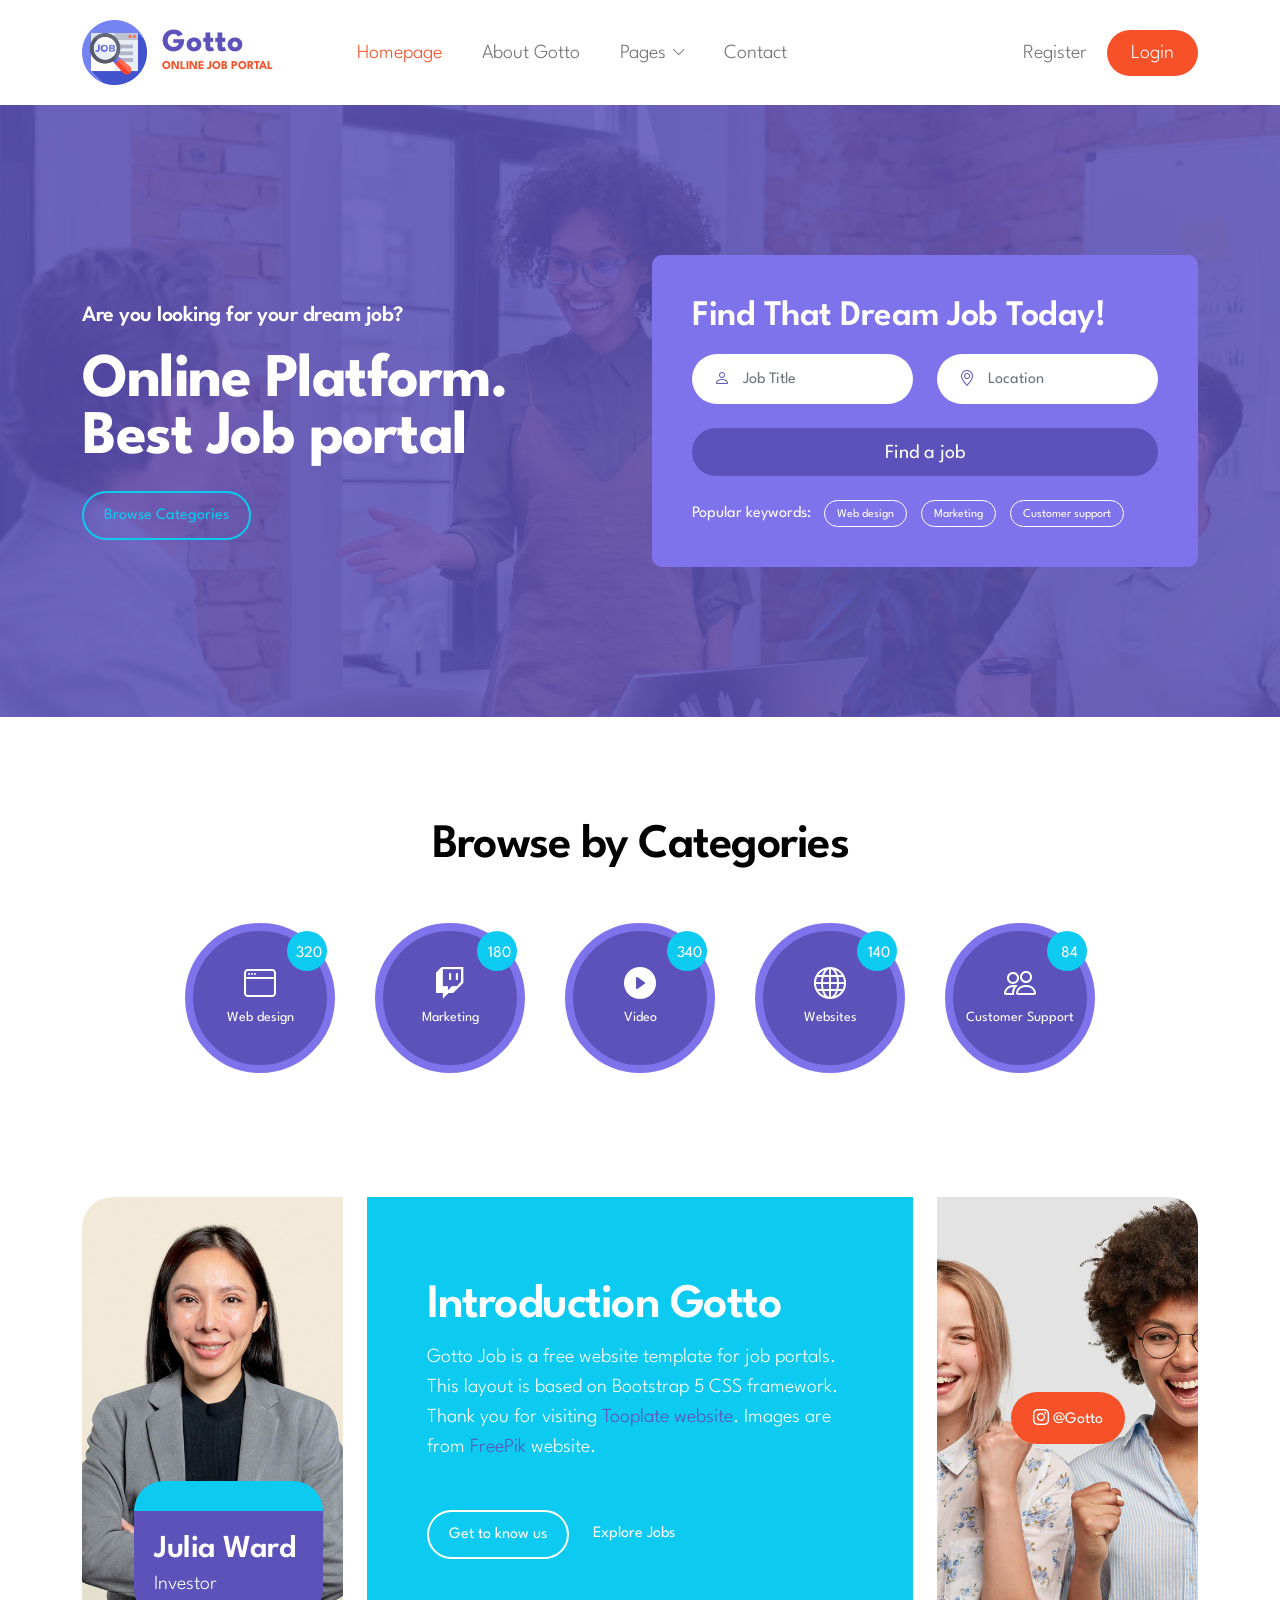
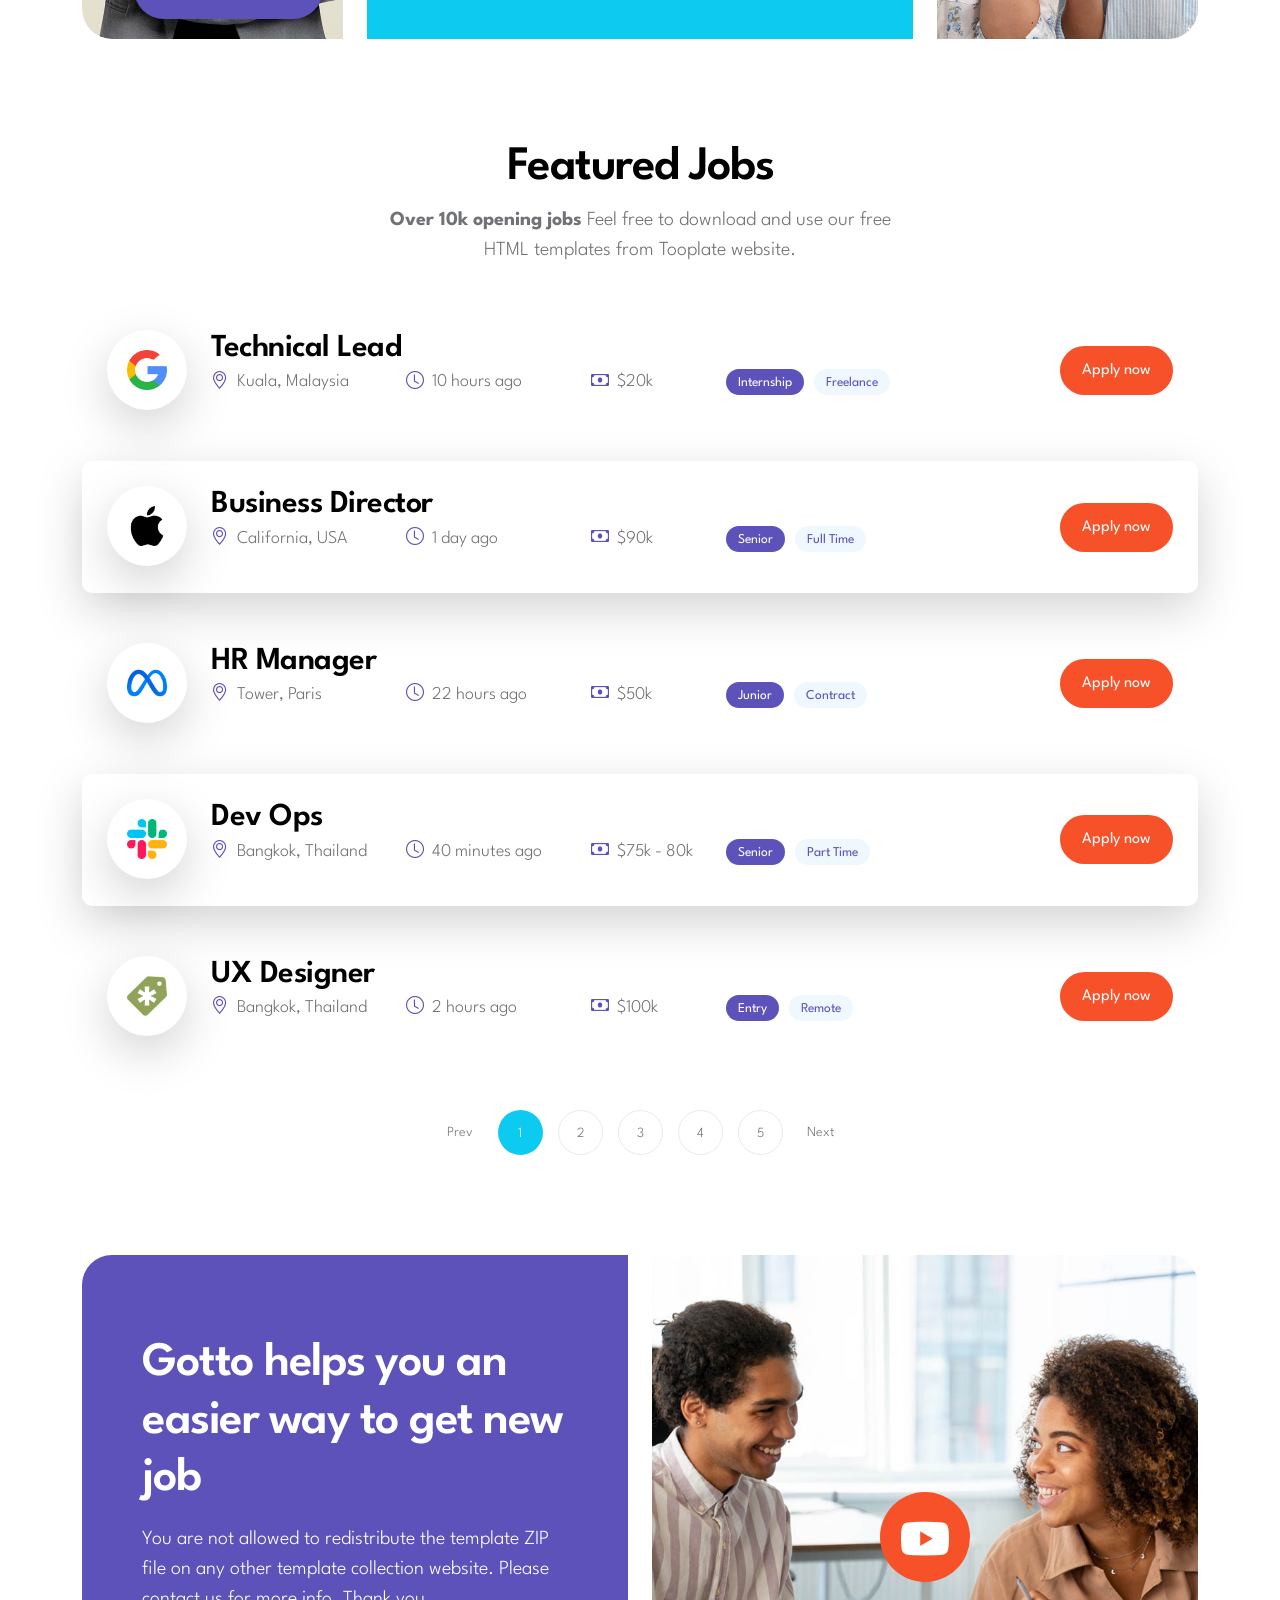
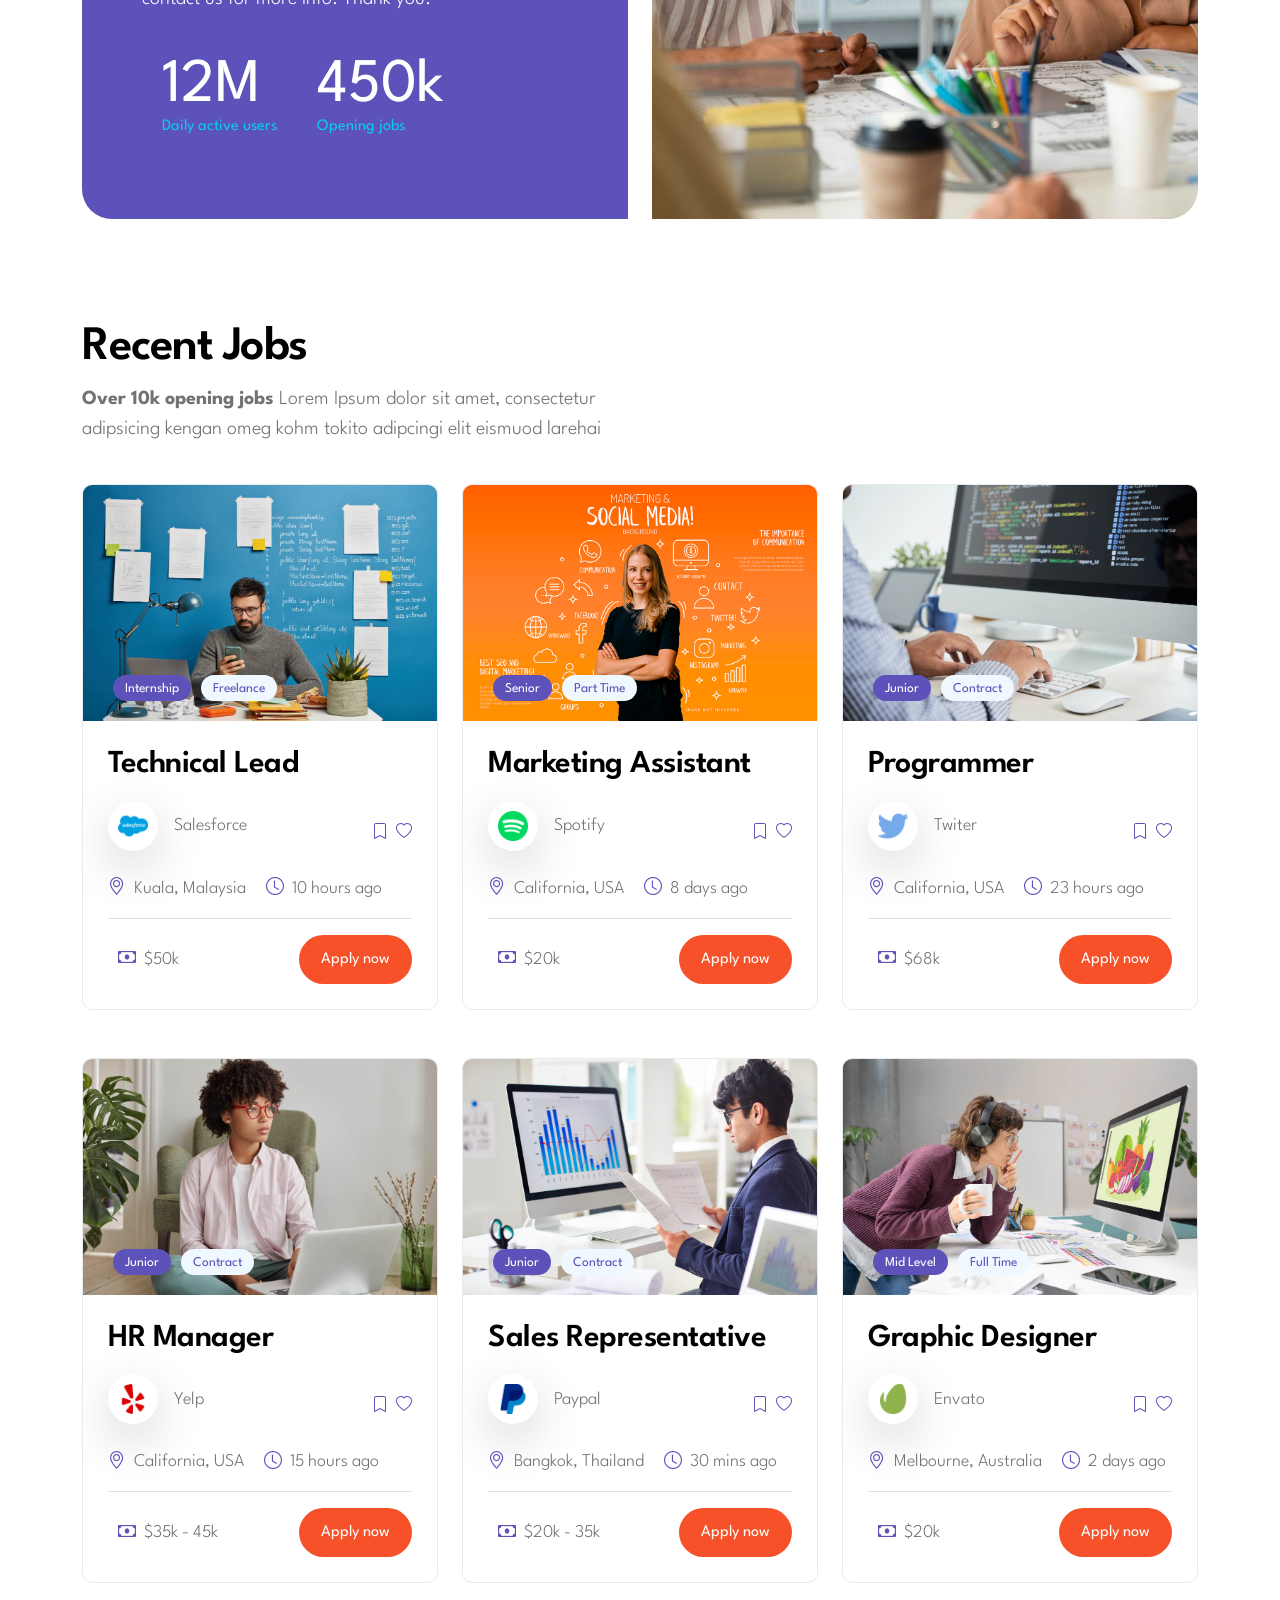
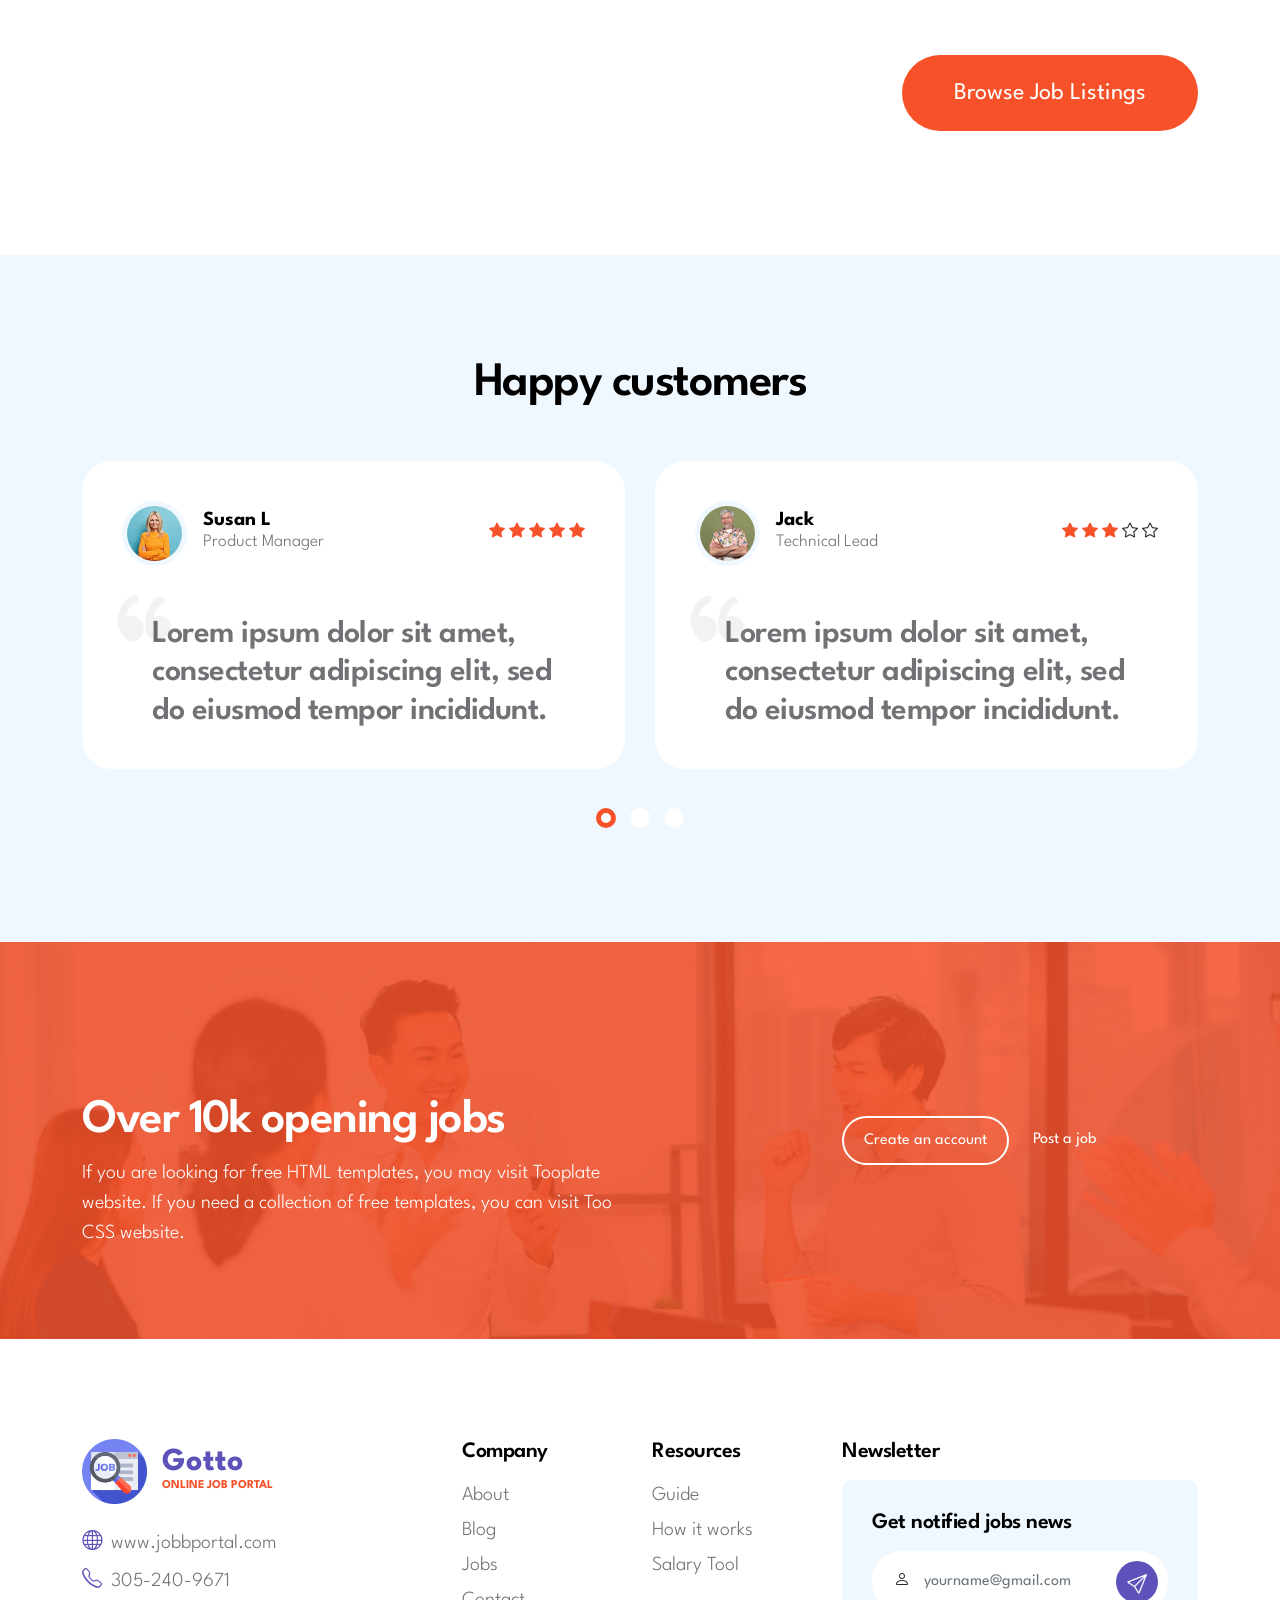
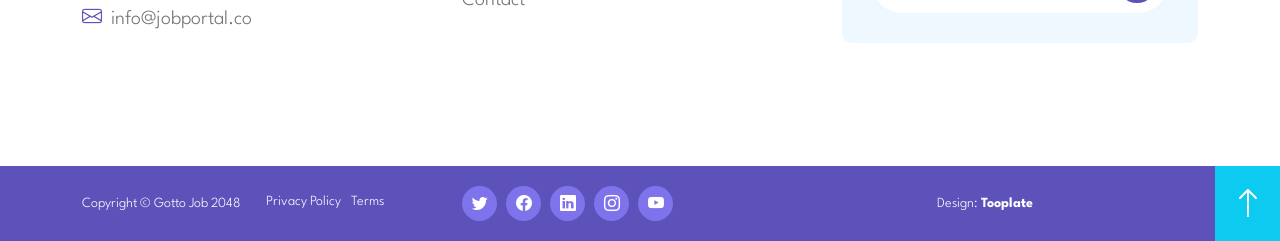
<file: week-04-sdlc/Goto-Job/index.html>
<!doctype html>
<html lang="en">
    <head>
        <meta charset="utf-8">
        <meta name="viewport" content="width=device-width, initial-scale=1">

        <meta name="description" content="">
        <meta name="author" content="">

        <title>Gotto Online Job Portal</title>

        <!-- CSS FILES -->
        <link rel="preconnect" href="https://fonts.googleapis.com">
        
        <link rel="preconnect" href="https://fonts.gstatic.com" crossorigin>

        <link href="https://fonts.googleapis.com/css2?family=League+Spartan:wght@100;300;400;600;700&display=swap" rel="stylesheet">

        <link href="css/bootstrap.min.css" rel="stylesheet">

        <link href="css/bootstrap-icons.css" rel="stylesheet">

        <link href="css/owl.carousel.min.css" rel="stylesheet">

        <link href="css/owl.theme.default.min.css" rel="stylesheet">

        <link href="css/tooplate-gotto-job.css" rel="stylesheet">
        
<!--

Tooplate 2134 Gotto Job

https://www.tooplate.com/view/2134-gotto-job

Bootstrap 5 HTML CSS Template

-->
    </head>
    
    <body id="top">

        <nav class="navbar navbar-expand-lg">
            <div class="container">
                <a class="navbar-brand d-flex align-items-center" href="index.html">
                    <img src="images/logo.png" class="img-fluid logo-image">

                    <div class="d-flex flex-column">
                        <strong class="logo-text">Gotto</strong>
                        <small class="logo-slogan">Online Job Portal</small>
                    </div>
                </a>

                <button class="navbar-toggler" type="button" data-bs-toggle="collapse" data-bs-target="#navbarNav" aria-controls="navbarNav" aria-expanded="false" aria-label="Toggle navigation">
                    <span class="navbar-toggler-icon"></span>
                </button>

                <div class="collapse navbar-collapse" id="navbarNav">
                    <ul class="navbar-nav align-items-center ms-lg-5">
                        <li class="nav-item">
                            <a class="nav-link active" href="index.html">Homepage</a>
                        </li>

                        <li class="nav-item">
                            <a class="nav-link" href="about.html">About Gotto</a>
                        </li>

                        <li class="nav-item dropdown">
                            <a class="nav-link dropdown-toggle" href="#" id="navbarLightDropdownMenuLink" role="button" data-bs-toggle="dropdown" aria-expanded="false">Pages</a>

                            <ul class="dropdown-menu dropdown-menu-light" aria-labelledby="navbarLightDropdownMenuLink">
                                <li><a class="dropdown-item" href="job-listings.html">Job Listings</a></li>

                                <li><a class="dropdown-item" href="job-details.html">Job Details</a></li>
                            </ul>
                        </li>

                        <li class="nav-item">
                            <a class="nav-link" href="contact.html">Contact</a>
                        </li>

                        <li class="nav-item ms-lg-auto">
                            <a class="nav-link" href="#">Register</a>
                        </li>

                        <li class="nav-item">
                            <a class="nav-link custom-btn btn" href="#">Login</a>
                        </li>
                    </ul>
                </div>
            </div>
        </nav>

        <main>

            <section class="hero-section d-flex justify-content-center align-items-center">
                <div class="section-overlay"></div>

                <div class="container">
                    <div class="row">

                        <div class="col-lg-6 col-12 mb-5 mb-lg-0">
                            <div class="hero-section-text mt-5">
                                <h6 class="text-white">Are you looking for your dream job?</h6>

                                <h1 class="hero-title text-white mt-4 mb-4">Online Platform. <br> Best Job portal</h1>

                                <a href="#categories-section" class="custom-btn custom-border-btn btn">Browse Categories</a>
                            </div>
                        </div>

                        <div class="col-lg-6 col-12">
                            <form class="custom-form hero-form" action="#" method="get" role="form">
                                <h3 class="text-white mb-3">Find That Dream Job Today!</h3>

                                <div class="row">
                                    <div class="col-lg-6 col-md-6 col-12">
                                        <div class="input-group">
                                            <span class="input-group-text" id="basic-addon1"><i class="bi-person custom-icon"></i></span>

                                            <input type="text" name="job-title" id="job-title" class="form-control" placeholder="Job Title" required>
                                        </div>
                                    </div>

                                    <div class="col-lg-6 col-md-6 col-12">
                                        <div class="input-group">
                                            <span class="input-group-text" id="basic-addon2"><i class="bi-geo-alt custom-icon"></i></span>

                                            <input type="text" name="job-location" id="job-location" class="form-control" placeholder="Location" required>
                                        </div>
                                    </div>

                                    <div class="col-lg-12 col-12">
                                        <button type="submit" class="form-control">
                                            Find a job
                                        </button>
                                    </div>

                                    <div class="col-12">
                                        <div class="d-flex flex-wrap align-items-center mt-4 mt-lg-0">
                                            <span class="text-white mb-lg-0 mb-md-0 me-2">Popular keywords:</span>

                                            <div>
                                                <a href="job-listings.html" class="badge">Web design</a>

                                                <a href="job-listings.html" class="badge">Marketing</a>

                                                <a href="job-listings.html" class="badge">Customer support</a>
                                            </div>
                                        </div>
                                    </div>
                                </div>
                            </form>
                        </div>

                    </div>
                </div>
            </section>


            <section class="categories-section section-padding" id="categories-section">
                <div class="container">
                    <div class="row justify-content-center align-items-center">

                        <div class="col-lg-12 col-12 text-center">
                            <h2 class="mb-5">Browse by <span>Categories</span></h2>
                        </div>

                        <div class="col-lg-2 col-md-4 col-6">
                            <div class="categories-block">
                                <a href="#" class="d-flex flex-column justify-content-center align-items-center h-100">
                                    <i class="categories-icon bi-window"></i>
                                
                                    <small class="categories-block-title">Web design</small>

                                    <div class="categories-block-number d-flex flex-column justify-content-center align-items-center">
                                        <span class="categories-block-number-text">320</span>
                                    </div>
                                </a>
                            </div>
                        </div>

                        <div class="col-lg-2 col-md-4 col-6">
                            <div class="categories-block">
                                <a href="#" class="d-flex flex-column justify-content-center align-items-center h-100">
                                    <i class="categories-icon bi-twitch"></i>
                                
                                    <small class="categories-block-title">Marketing</small>

                                    <div class="categories-block-number d-flex flex-column justify-content-center align-items-center">
                                        <span class="categories-block-number-text">180</span>
                                    </div>
                                </a>
                            </div>
                        </div>

                        <div class="col-lg-2 col-md-4 col-6">
                            <div class="categories-block">
                                <a href="#" class="d-flex flex-column justify-content-center align-items-center h-100">
                                    <i class="categories-icon bi-play-circle-fill"></i>
                                
                                    <small class="categories-block-title">Video</small>

                                    <div class="categories-block-number d-flex flex-column justify-content-center align-items-center">
                                        <span class="categories-block-number-text">340</span>
                                    </div>
                                </a>
                            </div>
                        </div>

                        <div class="col-lg-2 col-md-4 col-6">
                            <div class="categories-block">
                                <a href="#" class="d-flex flex-column justify-content-center align-items-center h-100">
                                    <i class="categories-icon bi-globe"></i>
                                
                                    <small class="categories-block-title">Websites</small>

                                    <div class="categories-block-number d-flex flex-column justify-content-center align-items-center">
                                        <span class="categories-block-number-text">140</span>
                                    </div>
                                </a>
                            </div>
                        </div>

                        <div class="col-lg-2 col-md-4 col-6">
                            <div class="categories-block">
                                <a href="#" class="d-flex flex-column justify-content-center align-items-center h-100">
                                    <i class="categories-icon bi-people"></i>
                                
                                    <small class="categories-block-title">Customer Support</small>

                                    <div class="categories-block-number d-flex flex-column justify-content-center align-items-center">
                                        <span class="categories-block-number-text">84</span>
                                    </div>
                                </a>
                            </div>
                        </div>

                    </div>
                </div>
            </section>


            <section class="about-section">
                <div class="container">
                    <div class="row">

                        <div class="col-lg-3 col-12">
                            <div class="about-image-wrap custom-border-radius-start">
                                <img src="images/professional-asian-businesswoman-gray-blazer.jpg" class="about-image custom-border-radius-start img-fluid" alt="">

                                <div class="about-info">
                                    <h4 class="text-white mb-0 me-2">Julia Ward</h4>

                                    <p class="text-white mb-0">Investor</p>
                                </div>
                            </div>
                        </div>

                        <div class="col-lg-6 col-12">
                            <div class="custom-text-block">
                                <h2 class="text-white mb-2">Introduction Gotto</h2>

                                <p class="text-white">Gotto Job is a free website template for job portals. This layout is based on Bootstrap 5 CSS framework. Thank you for visiting <a href="https://www.tooplate.com" target="_parent">Tooplate website</a>. Images are from <a href="https://www.freepik.com/" target="_blank">FreePik</a> website.</p>

                                <div class="custom-border-btn-wrap d-flex align-items-center mt-5">
                                    <a href="about.html" class="custom-btn custom-border-btn btn me-4">Get to know us</a>

                                    <a href="#job-section" class="custom-link smoothscroll">Explore Jobs</a>
                                </div>
                            </div>
                        </div>

                        <div class="col-lg-3 col-12">
                            <div class="instagram-block">
                                <img src="images/horizontal-shot-happy-mixed-race-females.jpg" class="about-image custom-border-radius-end img-fluid" alt="">

                                <div class="instagram-block-text">
                                    <a href="https://instagram.com/" class="custom-btn btn">
                                        <i class="bi-instagram"></i>
                                        @Gotto
                                    </a>
                                </div>
                            </div>
                        </div>

                    </div>
                </div>
            </section>


            <section class="job-section job-featured-section section-padding" id="job-section">
                <div class="container">
                    <div class="row">

                        <div class="col-lg-6 col-12 text-center mx-auto mb-4">
                            <h2>Featured Jobs</h2>

                            <p><strong>Over 10k opening jobs</strong> Feel free to download and use our free HTML templates from Tooplate website.</p>
                        </div>

                        <div class="col-lg-12 col-12">
                            <div class="job-thumb d-flex">
                                <div class="job-image-wrap bg-white shadow-lg">
                                    <img src="images/logos/google.png" class="job-image img-fluid" alt="">
                                </div>

                                <div class="job-body d-flex flex-wrap flex-auto align-items-center ms-4">
                                    <div class="mb-3">
                                        <h4 class="job-title mb-lg-0">
                                            <a href="job-details.html" class="job-title-link">Technical Lead</a>
                                        </h4>

                                        <div class="d-flex flex-wrap align-items-center">
                                            <p class="job-location mb-0">
                                                <i class="custom-icon bi-geo-alt me-1"></i>
                                                Kuala, Malaysia
                                            </p>

                                            <p class="job-date mb-0">
                                                <i class="custom-icon bi-clock me-1"></i>
                                                10 hours ago
                                            </p>

                                            <p class="job-price mb-0">
                                                <i class="custom-icon bi-cash me-1"></i>
                                                $20k
                                            </p>

                                            <div class="d-flex">
                                                <p class="mb-0">
                                                    <a href="job-listings.html" class="badge badge-level">Internship</a>
                                                </p>

                                                <p class="mb-0">
                                                    <a href="job-listings.html" class="badge">Freelance</a>
                                                </p>
                                            </div>
                                        </div>
                                    </div>

                                    <div class="job-section-btn-wrap">
                                        <a href="job-details.html" class="custom-btn btn">Apply now</a>
                                    </div>
                                </div>
                            </div>

                            <div class="job-thumb d-flex">
                                <div class="job-image-wrap bg-white shadow-lg">
                                    <img src="images/logos/apple.png" class="job-image img-fluid" alt="">
                                </div>

                                <div class="job-body d-flex flex-wrap flex-auto align-items-center ms-4">
                                    <div class="mb-3">
                                        <h4 class="job-title mb-lg-0">
                                            <a href="job-details.html" class="job-title-link">Business Director</a>
                                        </h4>

                                        <div class="d-flex flex-wrap align-items-center">
                                            <p class="job-location mb-0">
                                                <i class="custom-icon bi-geo-alt me-1"></i>
                                                California, USA
                                            </p>

                                            <p class="job-date mb-0">
                                                <i class="custom-icon bi-clock me-1"></i>
                                                1 day ago
                                            </p>

                                            <p class="job-price mb-0">
                                                <i class="custom-icon bi-cash me-1"></i>
                                                $90k
                                            </p>

                                            <div class="d-flex">
                                                <p class="mb-0">
                                                    <a href="job-listings.html" class="badge badge-level">Senior</a href="job-listings.html">
                                                </p>

                                                <p class="mb-0">
                                                    <a href="job-listings.html" class="badge">Full Time</a>
                                                </p>
                                            </div>
                                        </div>
                                    </div>

                                    <div class="job-section-btn-wrap">
                                        <a href="job-details.html" class="custom-btn btn">Apply now</a>
                                    </div>
                                </div>
                            </div>

                            <div class="job-thumb d-flex">
                                <div class="job-image-wrap bg-white shadow-lg">
                                    <img src="images/logos/meta.png" class="job-image img-fluid" alt="">
                                </div>

                                <div class="job-body d-flex flex-wrap flex-auto align-items-center ms-4">
                                    <div class="mb-3">
                                        <h4 class="job-title mb-lg-0">
                                            <a href="job-details.html" class="job-title-link">HR Manager</a>
                                        </h4>

                                        <div class="d-flex flex-wrap align-items-center">
                                            <p class="job-location mb-0">
                                                <i class="custom-icon bi-geo-alt me-1"></i>
                                                Tower, Paris
                                            </p>

                                            <p class="job-date mb-0">
                                                <i class="custom-icon bi-clock me-1"></i>
                                                22 hours ago
                                            </p>

                                            <p class="job-price mb-0">
                                                <i class="custom-icon bi-cash me-1"></i>
                                                $50k
                                            </p>

                                            <div class="d-flex">
                                                <p class="mb-0">
                                                    <a href="job-listings.html" class="badge badge-level">Junior</a>
                                                </p>

                                                <p class="mb-0">
                                                    <a href="job-listings.html" class="badge">Contract</a>
                                                </p>
                                            </div>
                                        </div>
                                    </div>

                                    <div class="job-section-btn-wrap">
                                        <a href="job-details.html" class="custom-btn btn">Apply now</a>
                                    </div>
                                </div>
                            </div>

                            <div class="job-thumb d-flex">
                                <div class="job-image-wrap bg-white shadow-lg">
                                    <img src="images/logos/slack.png" class="job-image img-fluid" alt="">
                                </div>

                                <div class="job-body d-flex flex-wrap flex-auto align-items-center ms-4">
                                    <div class="mb-3">
                                        <h4 class="job-title mb-lg-0">
                                            <a href="job-details.html" class="job-title-link">Dev Ops</a>
                                        </h4>

                                        <div class="d-flex flex-wrap align-items-center">
                                            <p class="job-location mb-0">
                                                <i class="custom-icon bi-geo-alt me-1"></i>
                                                Bangkok, Thailand
                                            </p>

                                            <p class="job-date mb-0">
                                                <i class="custom-icon bi-clock me-1"></i>
                                                40 minutes ago
                                            </p>

                                            <p class="job-price mb-0">
                                                <i class="custom-icon bi-cash me-1"></i>
                                                $75k - 80k
                                            </p>

                                            <div class="d-flex">
                                                <p class="mb-0">
                                                    <a href="job-listings.html" class="badge badge-level">Senior</a>
                                                </p>

                                                <p class="mb-0">
                                                    <a href="job-listings.html" class="badge">Part Time</a>
                                                </p>
                                            </div>
                                        </div>
                                    </div>

                                    <div class="job-section-btn-wrap">
                                        <a href="job-details.html" class="custom-btn btn">Apply now</a>
                                    </div>
                                </div>
                            </div>

                            <div class="job-thumb d-flex">
                                <div class="job-image-wrap bg-white shadow-lg">
                                    <img src="images/logos/creative-market.png" class="job-image img-fluid" alt="">
                                </div>

                                <div class="job-body d-flex flex-wrap flex-auto align-items-center ms-4">
                                    <div class="mb-3">
                                        <h4 class="job-title mb-lg-0">
                                            <a href="job-details.html" class="job-title-link">UX Designer</a>
                                        </h4>

                                        <div class="d-flex flex-wrap align-items-center">
                                            <p class="job-location mb-0">
                                                <i class="custom-icon bi-geo-alt me-1"></i>
                                                Bangkok, Thailand
                                            </p>

                                            <p class="job-date mb-0">
                                                <i class="custom-icon bi-clock me-1"></i>
                                                2 hours ago
                                            </p>

                                            <p class="job-price mb-0">
                                                <i class="custom-icon bi-cash me-1"></i>
                                                $100k
                                            </p>

                                            <div class="d-flex">
                                                <p class="mb-0">
                                                    <a href="job-listings.html" class="badge badge-level">Entry</a>
                                                </p>

                                                <p class="mb-0">
                                                    <a href="job-listings.html" class="badge">Remote</a>
                                                </p>
                                            </div>
                                        </div>
                                    </div>

                                    <div class="job-section-btn-wrap">
                                        <a href="job-details.html" class="custom-btn btn">Apply now</a>
                                    </div>
                                </div>
                            </div>

                            <nav aria-label="Page navigation example">
                                <ul class="pagination justify-content-center mt-5">
                                    <li class="page-item">
                                        <a class="page-link" href="#" aria-label="Previous">
                                            <span aria-hidden="true">Prev</span>
                                        </a>
                                    </li>

                                    <li class="page-item active" aria-current="page">
                                        <a class="page-link" href="#">1</a>
                                    </li>
                                    
                                    <li class="page-item">
                                        <a class="page-link" href="#">2</a>
                                    </li>
                                    
                                    <li class="page-item">
                                        <a class="page-link" href="#">3</a>
                                    </li>

                                    <li class="page-item">
                                        <a class="page-link" href="#">4</a>
                                    </li>

                                    <li class="page-item">
                                        <a class="page-link" href="#">5</a>
                                    </li>
                                    
                                    <li class="page-item">
                                        <a class="page-link" href="#" aria-label="Next">
                                            <span aria-hidden="true">Next</span>
                                        </a>
                                    </li>
                                </ul>
                            </nav>
                        </div>

                    </div>
                </div>
            </section>


            <section>
                <div class="container">
                    <div class="row">

                        <div class="col-lg-6 col-12">
                            <div class="custom-text-block custom-border-radius-start">
                                <h2 class="text-white mb-3">Gotto helps you an easier way to get new job</h2>

                                <p class="text-white">You are not allowed to redistribute the template ZIP file on any other template collection website. Please contact us for more info. Thank you.</p>

                                <div class="d-flex mt-4">
                                    <div class="counter-thumb"> 
                                        <div class="d-flex">
                                            <span class="counter-number" data-from="1" data-to="12" data-speed="1000"></span>
                                            <span class="counter-number-text">M</span>
                                        </div>

                                        <span class="counter-text">Daily active users</span>
                                    </div> 

                                    <div class="counter-thumb">    
                                        <div class="d-flex">
                                            <span class="counter-number" data-from="1" data-to="450" data-speed="1000"></span>
                                            <span class="counter-number-text">k</span>
                                        </div>

                                        <span class="counter-text">Opening jobs</span>
                                    </div> 
                                </div>
                            </div>
                        </div>

                        <div class="col-lg-6 col-12">
                            <div class="video-thumb">
                                <img src="images/people-working-as-team-company.jpg" class="about-image custom-border-radius-end img-fluid" alt="">

                                <div class="video-info">
                                    <a href="https://www.youtube.com/tooplate" class="youtube-icon bi-youtube"></a>
                                </div>
                            </div>
                        </div>

                    </div>
                </div>
            </section>


            <section class="job-section recent-jobs-section section-padding">
                <div class="container">
                    <div class="row align-items-center">

                        <div class="col-lg-6 col-12 mb-4">
                            <h2>Recent Jobs</h2>

                            <p><strong>Over 10k opening jobs</strong> Lorem Ipsum dolor sit amet, consectetur adipsicing kengan omeg kohm tokito adipcingi elit eismuod larehai</p>
                        </div>

                        <div class="clearfix"></div>

                        <div class="col-lg-4 col-md-6 col-12">
                            <div class="job-thumb job-thumb-box">
                                <div class="job-image-box-wrap">
                                    <a href="job-details.html">
                                        <img src="images/jobs/it-professional-works-startup-project.jpg" class="job-image img-fluid" alt="">
                                    </a>

                                    <div class="job-image-box-wrap-info d-flex align-items-center">
                                        <p class="mb-0">
                                            <a href="job-listings.html" class="badge badge-level">Internship</a>
                                        </p>

                                        <p class="mb-0">
                                            <a href="job-listings.html" class="badge">Freelance</a>
                                        </p>
                                    </div>
                                </div>

                                <div class="job-body">
                                    <h4 class="job-title">
                                        <a href="job-details.html" class="job-title-link">Technical Lead</a>
                                    </h4>

                                    <div class="d-flex align-items-center">
                                        <div class="job-image-wrap d-flex align-items-center bg-white shadow-lg mt-2 mb-4">
                                            <img src="images/logos/salesforce.png" class="job-image me-3 img-fluid" alt="">

                                            <p class="mb-0">Salesforce</p>
                                        </div>

                                        <a href="#" class="bi-bookmark ms-auto me-2">
                                        </a>

                                        <a href="#" class="bi-heart">
                                        </a>
                                    </div>

                                    <div class="d-flex align-items-center">
                                        <p class="job-location">
                                            <i class="custom-icon bi-geo-alt me-1"></i>
                                            Kuala, Malaysia
                                        </p>

                                        <p class="job-date">
                                            <i class="custom-icon bi-clock me-1"></i>
                                            10 hours ago
                                        </p>
                                    </div>

                                    <div class="d-flex align-items-center border-top pt-3">
                                        <p class="job-price mb-0">
                                            <i class="custom-icon bi-cash me-1"></i>
                                            $50k
                                        </p>

                                        <a href="job-details.html" class="custom-btn btn ms-auto">Apply now</a>
                                    </div>
                                </div>
                            </div>
                        </div>

                        <div class="col-lg-4 col-md-6 col-12">
                            <div class="job-thumb job-thumb-box">
                                <div class="job-image-box-wrap">
                                    <a href="job-details.html">
                                        <img src="images/jobs/marketing-assistant.jpg" class="job-image img-fluid" alt="marketing assistant">
                                    </a>

                                    <div class="job-image-box-wrap-info d-flex align-items-center">
                                        <p class="mb-0">
                                            <a href="job-listings.html" class="badge badge-level">Senior</a>
                                        </p>

                                        <p class="mb-0">
                                            <a href="job-listings.html" class="badge">Part Time</a>
                                        </p>
                                    </div>
                                </div>

                                <div class="job-body">
                                    <h4 class="job-title">
                                        <a href="job-details.html" class="job-title-link">Marketing Assistant</a>
                                    </h4>

                                    <div class="d-flex align-items-center">
                                        <div class="job-image-wrap d-flex align-items-center bg-white shadow-lg mt-2 mb-4">
                                            <img src="images/logos/spotify.png" class="job-image me-3 img-fluid" alt="">

                                            <p class="mb-0">Spotify</p>
                                        </div>

                                        <a href="#" class="bi-bookmark ms-auto me-2">
                                        </a>

                                        <a href="#" class="bi-heart">
                                        </a>
                                    </div>

                                    <div class="d-flex align-items-center">
                                        <p class="job-location">
                                            <i class="custom-icon bi-geo-alt me-1"></i>
                                            California, USA
                                        </p>

                                        <p class="job-date">
                                            <i class="custom-icon bi-clock me-1"></i>
                                            8 days ago
                                        </p>
                                    </div>

                                    <div class="d-flex align-items-center border-top pt-3">
                                        <p class="job-price mb-0">
                                            <i class="custom-icon bi-cash me-1"></i>
                                            $20k
                                        </p>

                                        <a href="job-details.html" class="custom-btn btn ms-auto">Apply now</a>
                                    </div>
                                </div>
                            </div>
                        </div>

                        <div class="col-lg-4 col-md-6 col-12">
                            <div class="job-thumb job-thumb-box">
                                <div class="job-image-box-wrap">
                                    <a href="job-details.html">
                                        <img src="images/jobs/coding-man.jpg" class="job-image img-fluid" alt="">
                                    </a>

                                    <div class="job-image-box-wrap-info d-flex align-items-center">
                                        <p class="mb-0">
                                            <a href="job-listings.html" class="badge badge-level">Junior</a>
                                        </p>

                                        <p class="mb-0">
                                            <a href="job-listings.html" class="badge">Contract</a>
                                        </p>
                                    </div>
                                </div>

                                <div class="job-body">
                                    <h4 class="job-title">
                                        <a href="job-details.html" class="job-title-link">Programmer</a>
                                    </h4>
                                        
                                    <div class="d-flex align-items-center">
                                        <div class="job-image-wrap d-flex align-items-center bg-white shadow-lg mt-2 mb-4">
                                            <img src="images/logos/twitter.png" class="job-image me-3 img-fluid" alt="">

                                            <p class="mb-0">Twiter</p>
                                        </div>

                                        <a href="#" class="bi-bookmark ms-auto me-2">
                                        </a>

                                        <a href="#" class="bi-heart">
                                        </a>
                                    </div>

                                    <div class="d-flex align-items-center">
                                        <p class="job-location">
                                            <i class="custom-icon bi-geo-alt me-1"></i>
                                            California, USA
                                        </p>

                                        <p class="job-date">
                                            <i class="custom-icon bi-clock me-1"></i>
                                            23 hours ago
                                        </p>
                                    </div>

                                    <div class="d-flex align-items-center border-top pt-3">
                                        <p class="job-price mb-0">
                                            <i class="custom-icon bi-cash me-1"></i>
                                            $68k
                                        </p>

                                        <a href="job-details.html" class="custom-btn btn ms-auto">Apply now</a>
                                    </div>
                                </div>
                            </div>
                        </div>

                        <div class="col-lg-4 col-md-6 col-12">
                            <div class="job-thumb job-thumb-box">
                                <div class="job-image-box-wrap">
                                    <a href="job-details.html">
                                        <img src="images/jobs/pretty-blogger-posing-cozy-apartment.jpg" class="job-image img-fluid" alt="">
                                    </a>

                                    <div class="job-image-box-wrap-info d-flex align-items-center">
                                        <p class="mb-0">
                                            <a href="job-listings.html" class="badge badge-level">Junior</a>
                                        </p>

                                        <p class="mb-0">
                                            <a href="job-listings.html" class="badge">Contract</a>
                                        </p>
                                    </div>
                                </div>

                                <div class="job-body">
                                    <h4 class="job-title">
                                        <a href="job-details.html" class="job-title-link">HR Manager</a>
                                    </h4>

                                    <div class="d-flex align-items-center">
                                        <div class="job-image-wrap d-flex align-items-center bg-white shadow-lg mt-2 mb-4">
                                            <img src="images/logos/yelp.png" class="job-image me-3 img-fluid" alt="">

                                            <p class="mb-0">Yelp</p>
                                        </div>

                                        <a href="#" class="bi-bookmark ms-auto me-2">
                                        </a>

                                        <a href="#" class="bi-heart">
                                        </a>
                                    </div>

                                    <div class="d-flex align-items-center">
                                        <p class="job-location">
                                            <i class="custom-icon bi-geo-alt me-1"></i>
                                            California, USA
                                        </p>

                                        <p class="job-date">
                                            <i class="custom-icon bi-clock me-1"></i>
                                            15 hours ago
                                        </p>
                                    </div>

                                    <div class="d-flex align-items-center border-top pt-3">
                                        <p class="job-price mb-0">
                                            <i class="custom-icon bi-cash me-1"></i>
                                            $35k - 45k
                                        </p>

                                        <a href="job-details.html" class="custom-btn btn ms-auto">Apply now</a>
                                    </div>
                                </div>
                            </div>
                        </div>

                        <div class="col-lg-4 col-md-6 col-12">
                            <div class="job-thumb job-thumb-box">
                                <div class="job-image-box-wrap">
                                    <a href="job-details.html">
                                        <img src="images/jobs/paper-analysis.jpg" class="job-image img-fluid" alt="">
                                    </a>

                                    <div class="job-image-box-wrap-info d-flex align-items-center">
                                        <p class="mb-0">
                                            <a href="job-listings.html" class="badge badge-level">Junior</a>
                                        </p>

                                        <p class="mb-0">
                                            <a href="job-listings.html" class="badge">Contract</a>
                                        </p>
                                    </div>
                                </div>

                                <div class="job-body">
                                    <h4 class="job-title">
                                        <a href="job-details.html" class="job-title-link">Sales Representative</a>
                                    </h4>
                                        
                                    <div class="d-flex align-items-center">
                                        <div class="job-image-wrap d-flex align-items-center bg-white shadow-lg mt-2 mb-4">
                                            <img src="images/logos/paypal.png" class="job-image me-3 img-fluid" alt="">

                                            <p class="mb-0">Paypal</p>
                                        </div>

                                        <a href="#" class="bi-bookmark ms-auto me-2">
                                        </a>

                                        <a href="#" class="bi-heart">
                                        </a>
                                    </div>

                                    <div class="d-flex align-items-center">
                                        <p class="job-location">
                                            <i class="custom-icon bi-geo-alt me-1"></i>
                                            Bangkok, Thailand
                                        </p>

                                        <p class="job-date">
                                            <i class="custom-icon bi-clock me-1"></i>
                                            30 mins ago
                                        </p>
                                    </div>

                                    <div class="d-flex align-items-center border-top pt-3">
                                        <p class="job-price mb-0">
                                            <i class="custom-icon bi-cash me-1"></i>
                                            $20k - 35k
                                        </p>

                                        <a href="job-details.html" class="custom-btn btn ms-auto">Apply now</a>
                                    </div>
                                </div>
                            </div>
                        </div>

                        <div class="col-lg-4 col-md-6 col-12">
                            <div class="job-thumb job-thumb-box">
                                <div class="job-image-box-wrap">
                                    <a href="job-details.html">
                                        <img src="images/jobs/logo-designer-working-computer-desktop.jpg" class="job-image img-fluid" alt="">
                                    </a>

                                    <div class="job-image-box-wrap-info d-flex align-items-center">
                                        <p class="mb-0">
                                            <a href="job-listings.html" class="badge badge-level">Mid Level</a>
                                        </p>

                                        <p class="mb-0">
                                            <a href="job-listings.html" class="badge">Full Time</a>
                                        </p>
                                    </div>
                                </div>

                                <div class="job-body">
                                    <h4 class="job-title">
                                        <a href="job-details.html" class="job-title-link">Graphic Designer</a>
                                    </h4>
                                        
                                    <div class="d-flex align-items-center">
                                        <div class="job-image-wrap d-flex align-items-center bg-white shadow-lg mt-2 mb-4">
                                            <img src="images/logos/envato.png" class="job-image me-3 img-fluid" alt="">

                                            <p class="mb-0">Envato</p>
                                        </div>

                                        <a href="#" class="bi-bookmark ms-auto me-2">
                                        </a>

                                        <a href="#" class="bi-heart">
                                        </a>
                                    </div>

                                    <div class="d-flex align-items-center">
                                        <p class="job-location">
                                            <i class="custom-icon bi-geo-alt me-1"></i>
                                            Melbourne, Australia
                                        </p>

                                        <p class="job-date">
                                            <i class="custom-icon bi-clock me-1"></i>
                                            2 days ago
                                        </p>
                                    </div>

                                    <div class="d-flex align-items-center border-top pt-3">
                                        <p class="job-price mb-0">
                                            <i class="custom-icon bi-cash me-1"></i>
                                            $20k
                                        </p>

                                        <a href="job-details.html" class="custom-btn btn ms-auto">Apply now</a>
                                    </div>
                                </div>
                            </div>
                        </div>

                        <div class="col-lg-4 col-12 recent-jobs-bottom d-flex ms-auto my-4">
                            <a href="job-listings.html" class="custom-btn btn ms-lg-auto">Browse Job Listings</a>
                        </div>

                    </div>
                </div>
            </section>


            <section class="reviews-section section-padding">
                <div class="container">
                    <div class="row">

                        <div class="col-lg-12 col-12">
                            <h2 class="text-center mb-5">Happy customers</h2>

                            <div class="owl-carousel owl-theme reviews-carousel">
                                <div class="reviews-thumb">
                                
                                    <div class="reviews-info d-flex align-items-center">
                                        <img src="images/avatar/portrait-charming-middle-aged-attractive-woman-with-blonde-hair.jpg" class="avatar-image img-fluid" alt="">

                                        <div class="d-flex align-items-center justify-content-between flex-wrap w-100 ms-3">
                                            <p class="mb-0">
                                                <strong>Susan L</strong>
                                                <small>Product Manager</small>
                                            </p>

                                            <div class="reviews-icons">
                                                <i class="bi-star-fill"></i>
                                                <i class="bi-star-fill"></i>
                                                <i class="bi-star-fill"></i>
                                                <i class="bi-star-fill"></i>
                                                <i class="bi-star-fill"></i>
                                            </div>
                                        </div>
                                    </div>

                                    <div class="reviews-body">
                                        <img src="images/left-quote.png" class="quote-icon img-fluid" alt="">

                                        <h4 class="reviews-title">Lorem ipsum dolor sit amet, consectetur adipiscing elit, sed do eiusmod tempor incididunt.</h4>
                                    </div>
                                </div>

                                <div class="reviews-thumb">
                                    <div class="reviews-info d-flex align-items-center">
                                        <img src="images/avatar/medium-shot-smiley-senior-man.jpg" class="avatar-image img-fluid" alt="">

                                        <div class="d-flex align-items-center justify-content-between flex-wrap w-100 ms-3">
                                            <p class="mb-0">
                                                <strong>Jack</strong>
                                                <small>Technical Lead</small>
                                            </p>

                                            <div class="reviews-icons">
                                                <i class="bi-star-fill"></i>
                                                <i class="bi-star-fill"></i>
                                                <i class="bi-star-fill"></i>
                                                <i class="bi-star"></i>
                                                <i class="bi-star"></i>
                                            </div>
                                        </div>
                                    </div>

                                    <div class="reviews-body">
                                        <img src="images/left-quote.png" class="quote-icon img-fluid" alt="">

                                        <h4 class="reviews-title">Lorem ipsum dolor sit amet, consectetur adipiscing elit, sed do eiusmod tempor incididunt.</h4>
                                    </div>
                                </div>

                                <div class="reviews-thumb">

                                    <div class="reviews-info d-flex align-items-center">
                                        <img src="images/avatar/portrait-beautiful-young-woman.jpg" class="avatar-image img-fluid" alt="">

                                        <div class="d-flex align-items-center justify-content-between flex-wrap w-100 ms-3">
                                            <p class="mb-0">
                                                <strong>Haley</strong>
                                                <small>Sales & Marketing</small>
                                            </p>

                                            <div class="reviews-icons">
                                                <i class="bi-star-fill"></i>
                                                <i class="bi-star-fill"></i>
                                                <i class="bi-star-fill"></i>
                                                <i class="bi-star-fill"></i>
                                                <i class="bi-star-fill"></i>
                                            </div>
                                        </div>
                                    </div>

                                    <div class="reviews-body">
                                        <img src="images/left-quote.png" class="quote-icon img-fluid" alt="">

                                        <h4 class="reviews-title">Lorem ipsum dolor sit amet, consectetur adipiscing elit, sed do eiusmod tempor incididunt.</h4>
                                    </div>
                                </div>

                                <div class="reviews-thumb">
                                    <div class="reviews-info d-flex align-items-center">
                                        <img src="images/avatar/blond-man-happy-expression.jpg" class="avatar-image img-fluid" alt="">

                                        <div class="d-flex align-items-center justify-content-between flex-wrap w-100 ms-3">
                                            <p class="mb-0">
                                                <strong>Jackson</strong>
                                                <small>Dev Ops</small>
                                            </p>

                                            <div class="reviews-icons">
                                                <i class="bi-star-fill"></i>
                                                <i class="bi-star-fill"></i>
                                                <i class="bi-star-fill"></i>
                                                <i class="bi-star"></i>
                                                <i class="bi-star"></i>
                                            </div>
                                        </div>
                                    </div>

                                    <div class="reviews-body">
                                        <img src="images/left-quote.png" class="quote-icon img-fluid" alt="">

                                        <h4 class="reviews-title">Lorem ipsum dolor sit amet, consectetur adipiscing elit, sed do eiusmod tempor incididunt.</h4>
                                    </div>
                                </div>

                                <div class="reviews-thumb">
                                    <div class="reviews-info d-flex align-items-center">
                                        <img src="images/avatar/university-study-abroad-lifestyle-concept.jpg" class="avatar-image img-fluid" alt="">

                                        <div class="d-flex align-items-center justify-content-between flex-wrap w-100 ms-3">
                                            <p class="mb-0">
                                                <strong>Kevin</strong>
                                                <small>Internship</small>
                                            </p>

                                            <div class="reviews-icons">
                                                <i class="bi-star-fill"></i>
                                                <i class="bi-star-fill"></i>
                                                <i class="bi-star-fill"></i>
                                                <i class="bi-star-fill"></i>
                                                <i class="bi-star-fill"></i>
                                            </div>
                                        </div>
                                    </div>

                                    <div class="reviews-body">
                                        <img src="images/left-quote.png" class="quote-icon img-fluid" alt="">

                                        <h4 class="reviews-title">Lorem ipsum dolor sit amet, consectetur adipiscing elit, sed do eiusmod tempor incididunt.</h4>
                                    </div>
                                </div>
                            </div>
                        </div>

                    </div>
                </div>
            </section>


            <section class="cta-section">
                <div class="section-overlay"></div>

                <div class="container">
                    <div class="row">

                        <div class="col-lg-6 col-10">
                            <h2 class="text-white mb-2">Over 10k opening jobs</h2>

                            <p class="text-white">If you are looking for free HTML templates, you may visit Tooplate website. If you need a collection of free templates, you can visit Too CSS website.</p>
                        </div>

                        <div class="col-lg-4 col-12 ms-auto">
                            <div class="custom-border-btn-wrap d-flex align-items-center mt-lg-4 mt-2">
                                <a href="#" class="custom-btn custom-border-btn btn me-4">Create an account</a>

                                <a href="#" class="custom-link">Post a job</a>
                            </div>
                        </div>

                    </div>
                </div>
            </section>
        </main>

        <footer class="site-footer">
            <div class="container">
                <div class="row">

                    <div class="col-lg-4 col-md-6 col-12 mb-3">
                        <div class="d-flex align-items-center mb-4">
                            <img src="images/logo.png" class="img-fluid logo-image">

                            <div class="d-flex flex-column">
                                <strong class="logo-text">Gotto</strong>
                                <small class="logo-slogan">Online Job Portal</small>
                            </div>
                        </div>  

                        <p class="mb-2">
                            <i class="custom-icon bi-globe me-1"></i>

                            <a href="#" class="site-footer-link">
                                www.jobbportal.com
                            </a>
                        </p>

                        <p class="mb-2">
                            <i class="custom-icon bi-telephone me-1"></i>

                            <a href="tel: 305-240-9671" class="site-footer-link">
                                305-240-9671
                            </a>
                        </p>

                        <p>
                            <i class="custom-icon bi-envelope me-1"></i>

                            <a href="mailto:info@yourgmail.com" class="site-footer-link">
                                info@jobportal.co
                            </a>
                        </p>

                    </div>

                    <div class="col-lg-2 col-md-3 col-6 ms-lg-auto">
                        <h6 class="site-footer-title">Company</h6>

                        <ul class="footer-menu">
                            <li class="footer-menu-item"><a href="#" class="footer-menu-link">About</a></li>

                            <li class="footer-menu-item"><a href="#" class="footer-menu-link">Blog</a></li>

                            <li class="footer-menu-item"><a href="#" class="footer-menu-link">Jobs</a></li>

                            <li class="footer-menu-item"><a href="#" class="footer-menu-link">Contact</a></li>
                        </ul>
                    </div>

                    <div class="col-lg-2 col-md-3 col-6">
                        <h6 class="site-footer-title">Resources</h6>

                        <ul class="footer-menu">
                            <li class="footer-menu-item"><a href="#" class="footer-menu-link">Guide</a></li>

                            <li class="footer-menu-item"><a href="#" class="footer-menu-link">How it works</a></li>

                            <li class="footer-menu-item"><a href="#" class="footer-menu-link">Salary Tool</a></li>
                        </ul>
                    </div>

                    <div class="col-lg-4 col-md-8 col-12 mt-3 mt-lg-0">
                        <h6 class="site-footer-title">Newsletter</h6>

                        <form class="custom-form newsletter-form" action="#" method="post" role="form">
                            <h6 class="site-footer-title">Get notified jobs news</h6>

                            <div class="input-group">
                                <span class="input-group-text" id="basic-addon1"><i class="bi-person"></i></span>

                                <input type="text" name="newsletter-name" id="newsletter-name" class="form-control" placeholder="yourname@gmail.com" required>

                                <button type="submit" class="form-control">
                                    <i class="bi-send"></i>
                                </button>
                            </div>
                        </form>
                    </div>

                </div>
            </div>

            <div class="site-footer-bottom">
                <div class="container">
                    <div class="row">

                        <div class="col-lg-4 col-12 d-flex align-items-center">
                            <p class="copyright-text">Copyright © Gotto Job 2048</p>

                            <ul class="footer-menu d-flex">
                                <li class="footer-menu-item"><a href="#" class="footer-menu-link">Privacy Policy</a></li>

                                <li class="footer-menu-item"><a href="#" class="footer-menu-link">Terms</a></li>
                            </ul>
                        </div>

                        <div class="col-lg-5 col-12 mt-2 mt-lg-0">
                            <ul class="social-icon">
                                <li class="social-icon-item">
                                    <a href="#" class="social-icon-link bi-twitter"></a>
                                </li>

                                <li class="social-icon-item">
                                    <a href="#" class="social-icon-link bi-facebook"></a>
                                </li>

                                <li class="social-icon-item">
                                    <a href="#" class="social-icon-link bi-linkedin"></a>
                                </li>

                                <li class="social-icon-item">
                                    <a href="#" class="social-icon-link bi-instagram"></a>
                                </li>

                                <li class="social-icon-item">
                                    <a href="#" class="social-icon-link bi-youtube"></a>
                                </li>
                            </ul>
                        </div>

                        <div class="col-lg-3 col-12 mt-2 d-flex align-items-center mt-lg-0">
                            <p>Design: <a class="sponsored-link" rel="sponsored" href="https://www.tooplate.com" target="_blank">Tooplate</a></p>
                        </div>

                        <a class="back-top-icon bi-arrow-up smoothscroll d-flex justify-content-center align-items-center" href="#top"></a>

                    </div>
                </div>
            </div>
        </footer>

        <!-- JAVASCRIPT FILES -->
        <script src="js/jquery.min.js"></script>
        <script src="js/bootstrap.min.js"></script>
        <script src="js/owl.carousel.min.js"></script>
        <script src="js/counter.js"></script>
        <script src="js/custom.js"></script>

    </body>
</html>
</file>
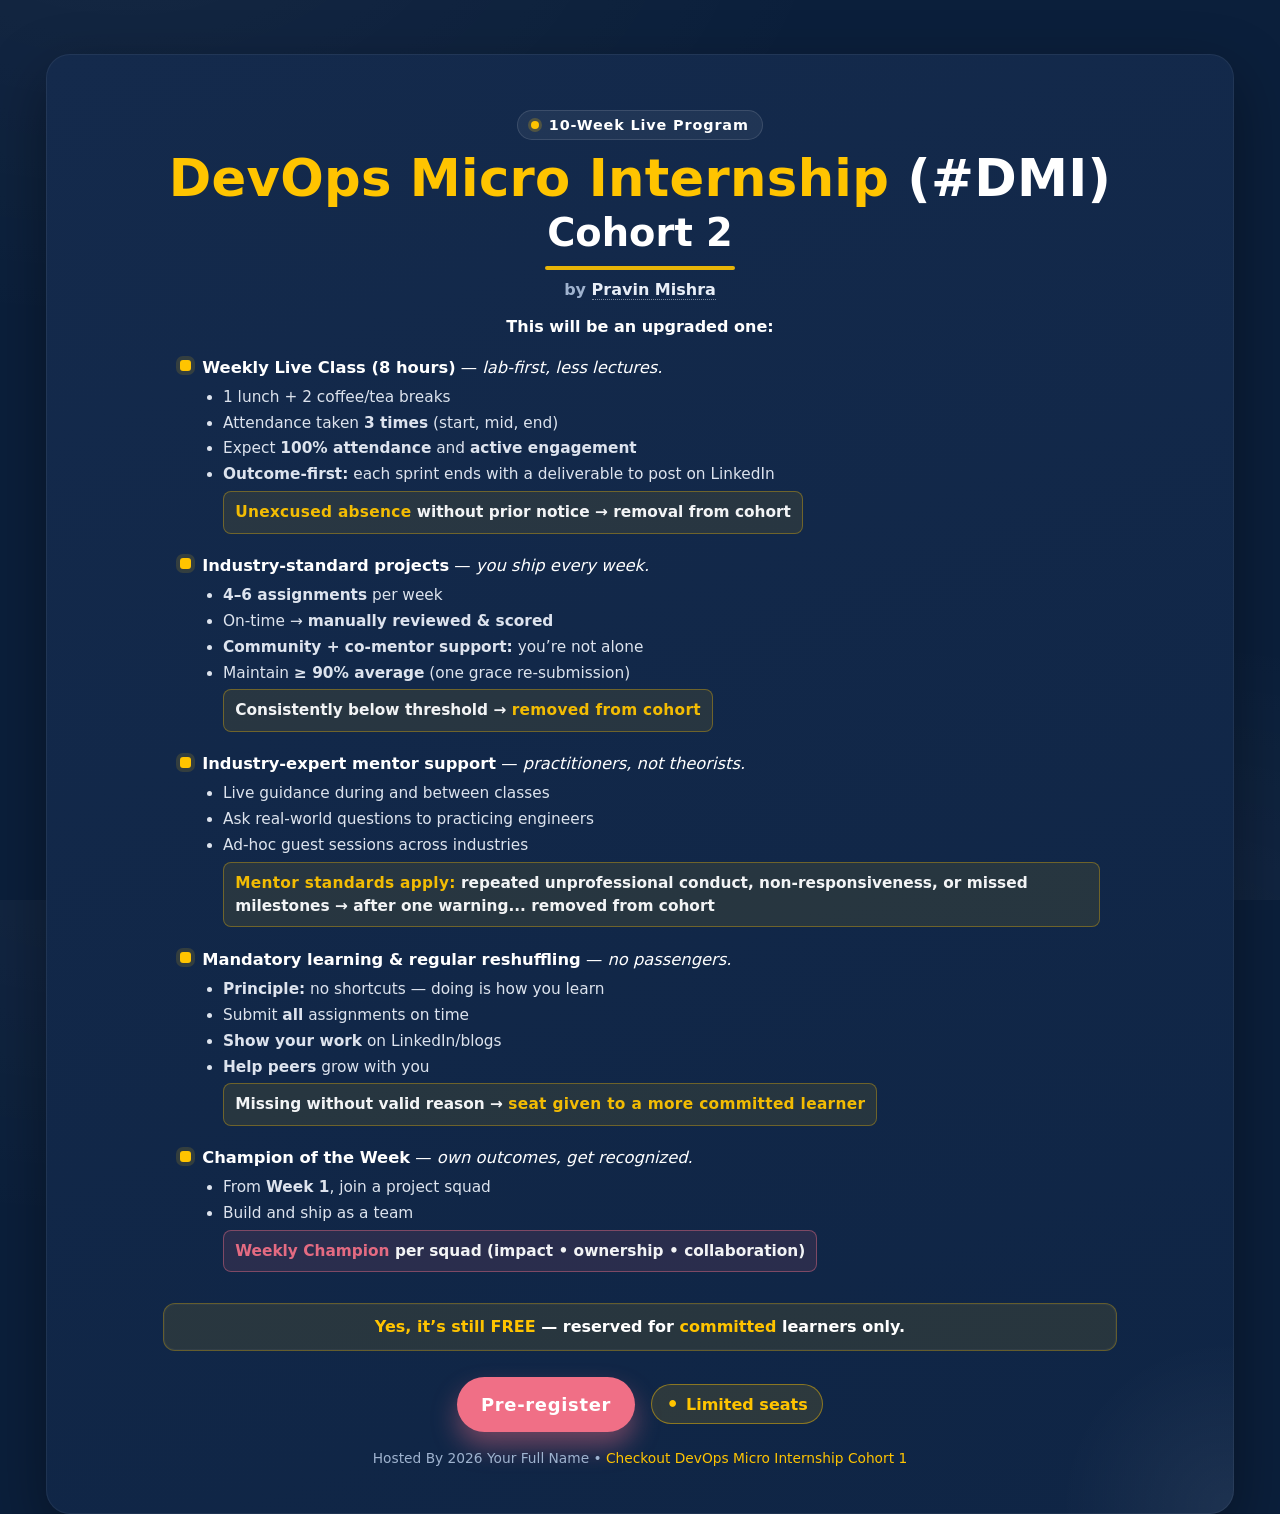
<file: week-12-ansible/ansible-azure-static-website/ansible/src/index.html>
<!doctype html>
<html lang="en">

<head>
    <meta charset="utf-8" />
    <meta name="viewport" content="width=device-width, initial-scale=1" />
    <title>DevOps Micro Internship (#DMI) – Cohort 2</title>
    <meta name="color-scheme" content="dark light" />
    <style>
        :root {
            --navy: #0b1f3b;
            --navy-2: #142a4c;
            --navy-3: #0f2545;
            --yellow: #ffc400;
            --pink: #f06f86;
            --white: #fff;
            --ink: #e8eef7;
            --muted: #9fb3cf;
            --shadow: 0 22px 60px rgba(0, 0, 0, .38);
        }

        html,
        body {
            height: 100%;
            margin: 0;
            font-family: system-ui, -apple-system, Segoe UI, Roboto, Ubuntu, "Helvetica Neue", Arial, "Noto Sans", sans-serif;
        }

        /* 1) Let the page scroll. No full-page centering. */
        body {
            background:
                radial-gradient(1200px 700px at 10% -10%, rgba(255, 255, 255, .04), transparent 60%),
                radial-gradient(900px 600px at 90% 110%, rgba(255, 255, 255, .04), transparent 60%),
                var(--navy);
            color: var(--ink);
            padding: 6vmin 4vmin 8vmin;
            /* top/side/bottom breathing room */
        }

        .card {
            position: relative;
            overflow: hidden;
            width: min(1100px, 100%);
            /* a bit wider to fit the bullets neatly */
            margin: 0 auto;
            /* center horizontally */
            border-radius: 24px;
            padding: 56px 44px 48px;
            box-shadow: var(--shadow), inset 0 0 0 1px rgba(255, 255, 255, .06);
            background: linear-gradient(160deg, var(--navy-2), var(--navy-3));
            isolation: isolate;
        }

        .card::after {
            content: "";
            position: absolute;
            inset: auto -120px -120px auto;
            width: 420px;
            height: 420px;
            border-radius: 50%;
            background: radial-gradient(40% 40% at 70% 70%, rgba(255, 255, 255, .06), rgba(255, 255, 255, 0));
            z-index: -1;
            pointer-events: none;
        }

        header {
            text-align: center;
            margin-bottom: 18px;
        }

        .eyebrow {
            display: inline-flex;
            align-items: center;
            gap: .6rem;
            font-weight: 800;
            font-size: .9rem;
            letter-spacing: .06em;
            color: var(--white);
            background: rgba(255, 255, 255, .06);
            border: 1px solid rgba(255, 255, 255, .12);
            padding: .38rem .8rem;
            border-radius: 999px;
        }

        .dot {
            width: 8px;
            height: 8px;
            border-radius: 50%;
            background: var(--yellow);
            box-shadow: 0 0 0 3px rgba(255, 196, 0, .22);
        }

        h1 {
            margin: .7rem 0 0;
            line-height: 1.08;
            letter-spacing: .3px;
            color: var(--white);
            font-size: clamp(2rem, 4.2vw, 3.2rem);
        }

        .accent {
            color: var(--yellow);
        }

        .h2 {
            margin: .2rem 0 0;
            font-size: clamp(1.6rem, 3.2vw, 2.4rem);
            color: var(--white);
            font-weight: 800;
        }

        .underline {
            width: 190px;
            height: 4px;
            background: var(--yellow);
            margin: .7rem auto 0;
            border-radius: 8px;
            opacity: .9;
        }

        .sub {
            margin: .6rem auto 0;
            color: var(--muted);
            font-weight: 700;
            width: min(640px, 92%);
            text-align: center;
        }

        .sub a {
            color: var(--ink);
            text-decoration: none;
            border-bottom: 1px dotted rgba(232, 238, 247, .5);
        }

        .sub a:hover {
            color: var(--white);
            border-bottom-color: var(--white);
        }

        .lead {
            text-align: center;
            margin: 16px 0 10px;
            font-size: 1rem;
        }

        .lead strong {
            color: var(--white);
        }

        .grid {
            display: block;
            width: min(920px, 100%);
            margin: 12px auto 0;
        }

        /* 2) Wider content column */

        /* Bullets */
        ul.bullets {
            list-style: none;
            margin: 0;
            padding: 0;
            color: var(--white);
            font-size: 1.02rem;
            line-height: 1.5;
        }

        .bullets>li {
            display: flex;
            align-items: flex-start;
            gap: .7rem;
            padding: .5rem 0;
        }

        .check {
            flex: 0 0 11px;
            margin-top: .28rem;
            height: 11px;
            width: 11px;
            border-radius: 3px;
            background: var(--yellow);
            box-shadow: 0 0 0 4px rgba(255, 196, 0, .14);
        }

        /* sublist under each bullet */
        .meta {
            margin: .35rem 0 0 .1rem;
            padding-left: 1.2rem;
            list-style: disc;
            font-size: .96rem;
            color: var(--ink);
            opacity: .95;
        }

        .meta li {
            margin: .18rem 0;
        }

        .notice {
            margin: 18px auto 0;
            width: min(920px, 100%);
            background: rgba(255, 196, 0, .10);
            border: 1px solid rgba(255, 196, 0, .28);
            color: var(--white);
            padding: .85rem 1rem;
            border-radius: 12px;
            font-weight: 800;
            text-align: center;
            box-shadow: inset 0 0 0 1px rgba(255, 255, 255, .04);
        }

        .notice em {
            color: var(--yellow);
            font-style: normal;
        }

        .cta-row {
            display: flex;
            justify-content: center;
            align-items: center;
            gap: 16px;
            margin-top: 26px;
            flex-wrap: wrap;
        }

        .btn {
            appearance: none;
            border: 0;
            cursor: pointer;
            padding: 1.05rem 1.5rem;
            border-radius: 999px;
            font-weight: 900;
            letter-spacing: .04em;
            font-size: 1.12rem;
            box-shadow: 0 14px 26px rgba(240, 111, 134, .42);
            color: var(--white);
            background: var(--pink);
            transition: transform .18s ease, filter .18s ease;
            text-decoration: none;
            display: inline-flex;
            align-items: center;
            gap: .6rem;
        }

        .btn:hover {
            transform: translateY(-2px);
            filter: brightness(1.06);
        }

        .badge-note {
            display: inline-flex;
            align-items: center;
            gap: .45rem;
            padding: .6rem .9rem;
            border-radius: 999px;
            background: rgba(255, 196, 0, .12);
            border: 1px solid rgba(255, 196, 0, .45);
            color: var(--yellow);
            font-weight: 900;
            font-size: 1rem;
        }

        .badge-note::before {
            content: "•";
            font-size: 1.2rem;
            line-height: 1;
        }

        footer {
            text-align: center;
            margin-top: 18px;
            color: var(--muted);
            font-size: .86rem;
        }

        footer a {
            color: var(--yellow);
            text-decoration: none;
        }

        footer a:hover {
            text-decoration: underline;
        }

        /* Mobile polish */
        @media (max-width:560px) {
            .card {
                padding: 42px 22px 40px;
                border-radius: 18px;
            }

            .grid,
            .notice {
                width: 100%;
            }

            .btn {
                width: 100%;
                justify-content: center;
            }

            ul.bullets {
                font-size: 1rem;
            }

            .meta {
                font-size: .95rem;
            }
        }

        @media (prefers-reduced-motion:reduce) {
            .btn {
                transition: none
            }
        }

        /* Highlighted meta items */
        .meta li.rule {
            list-style: none;
            /* remove the disc */
            background: rgba(255, 196, 0, .10);
            /* yellow tint */
            border: 1px solid rgba(255, 196, 0, .35);
            border-radius: 8px;
            padding: .55rem .7rem;
            margin: .28rem 0;
            color: var(--white);
            font-weight: 800;
        }

        .meta li.rule .kicker {
            font-weight: 900;
            letter-spacing: .02em;
            color: var(--yellow);
        }

        /* Positive recognition */
        .meta li.recognition {
            list-style: none;
            background: rgba(240, 111, 134, .12);
            /* brand pink tint */
            border: 1px solid rgba(240, 111, 134, .45);
            border-radius: 8px;
            padding: .55rem .7rem;
            margin: .28rem 0;
            color: var(--white);
            font-weight: 800;
        }

        .meta li.recognition .kicker {
            color: var(--pink);
            font-weight: 900;
        }
    </style>
</head>

<body>
    <main class="card" role="main" aria-labelledby="title">
        <header>
            <div class="eyebrow" aria-label="Program format">
                <span class="dot" aria-hidden="true"></span> 10-Week Live Program
            </div>

            <h1 id="title"><span class="accent">DevOps Micro Internship</span> <span
                    style="font-weight:700;">(#DMI)</span></h1>
            <div class="h2">Cohort 2</div>
            <div class="underline" aria-hidden="true"></div>
            <p class="sub">by <strong><a href="https://www.linkedin.com/in/pravin-mishra-aws-trainer/" target="_blank"
                        rel="noopener">Pravin Mishra</a></strong></p>
        </header>

        <p class="lead"><strong>This will be an upgraded one:</strong></p>

        <section class="grid" aria-label="Highlights">
            <ul class="bullets">
                <!-- 1 -->
                <li>
                    <span class="check" aria-hidden="true"></span>
                    <span>
                        <strong>Weekly Live Class (8 hours)</strong> — <em>lab-first, less lectures.</em>
                        <ul class="meta">
                            <li>1 lunch + 2 coffee/tea breaks</li>
                            <li>Attendance taken <strong>3 times</strong> (start, mid, end)</li>
                            <li>Expect <strong>100% attendance</strong> and <strong>active engagement</strong></li>
                            <li><strong>Outcome-first:</strong> each sprint ends with a deliverable to post on LinkedIn
                            </li>
                            <li class="rule"><span class="kicker">Unexcused absence</span> without prior notice →
                                <strong>removal from cohort</strong>
                            </li>

                        </ul>
                    </span>
                </li>

                <!-- 2 -->
                <li>
                    <span class="check" aria-hidden="true"></span>
                    <span>
                        <strong>Industry-standard projects</strong> — <em>you ship every week.</em>
                        <ul class="meta">
                            <li><strong>4–6 assignments</strong> per week</li>
                            <li>On-time → <strong>manually reviewed & scored</strong></li>
                            <li><strong>Community + co-mentor support:</strong> you’re not alone</li>
                            <li>Maintain <strong>≥ 90% average</strong> (one grace re-submission)</li>
                            <li class="rule">Consistently below threshold → <span class="kicker"><strong>removed from
                                        cohort</strong></span></li>

                        </ul>
                    </span>
                </li>

                <!-- 3 -->
                <li>
                    <span class="check" aria-hidden="true"></span>
                    <span>
                        <strong>Industry-expert mentor support</strong> — <em>practitioners, not theorists.</em>
                        <ul class="meta">
                            <li>Live guidance during and between classes</li>
                            <li>Ask real-world questions to practicing engineers</li>
                            <li>Ad-hoc guest sessions across industries</li>
                            <li class="rule"><span class="kicker">Mentor standards apply:</span> repeated unprofessional
                                conduct, non-responsiveness, or missed milestones →
                                <strong>after one warning... removed from cohort </strong>
                            </li>

                        </ul>
                    </span>
                </li>

                <!-- 4 -->
                <li>
                    <span class="check" aria-hidden="true"></span>
                    <span>
                        <strong>Mandatory learning & regular reshuffling</strong> — <em>no passengers.</em>
                        <ul class="meta">
                            <li><strong>Principle:</strong> no shortcuts — doing is how you learn</li>
                            <li>Submit <strong>all</strong> assignments on time</li>
                            <li><strong>Show your work</strong> on LinkedIn/blogs</li>
                            <li><strong>Help peers</strong> grow with you</li>
                            <li class="rule">Missing without valid reason → <span class="kicker"><strong>seat given to a
                                        more committed
                                        learner</strong></span></li>

                        </ul>
                    </span>
                </li>

                <!-- 5 -->
                <li>
                    <span class="check" aria-hidden="true"></span>
                    <span>
                        <strong>Champion of the Week</strong> — <em>own outcomes, get recognized.</em>
                        <ul class="meta">
                            <li>From <strong>Week 1</strong>, join a project squad</li>
                            <li>Build and ship as a team</li>
                            <li class="recognition"><span class="kicker">Weekly Champion</span> per squad (impact •
                                ownership • collaboration)</li>

                        </ul>
                    </span>
                </li>
            </ul>
        </section>

        <div class="notice">
            <em>Yes, it’s still FREE</em> — reserved for <em>committed</em> learners only.
        </div>

        <div class="cta-row">
            <a class="btn"
                href="https://docs.google.com/forms/d/e/1FAIpQLSel7ai7nyb0P1qLW4vEyfB_nEsD4lUF1XG88vmAaFGBOb6hPA/viewform?usp=send_form"
                target="_blank" aria-label="Pre-register for DMI Cohort 2">Pre-register</a>
            <span class="badge-note">Limited seats</span>
        </div>

        <footer>
            Hosted By <span id="yr"></span> Your Full Name •
            <a href="https://www.youtube.com/playlist?list=PLVOdqXbCs7bX88JeUZmK4fKTq2hJ5VS89" target="_blank"
                rel="noopener">
                Checkout DevOps Micro Internship Cohort 1
            </a>
        </footer>
    </main>
    <script>document.getElementById('yr').textContent = new Date().getFullYear();</script>
</body>

</html>
</file>
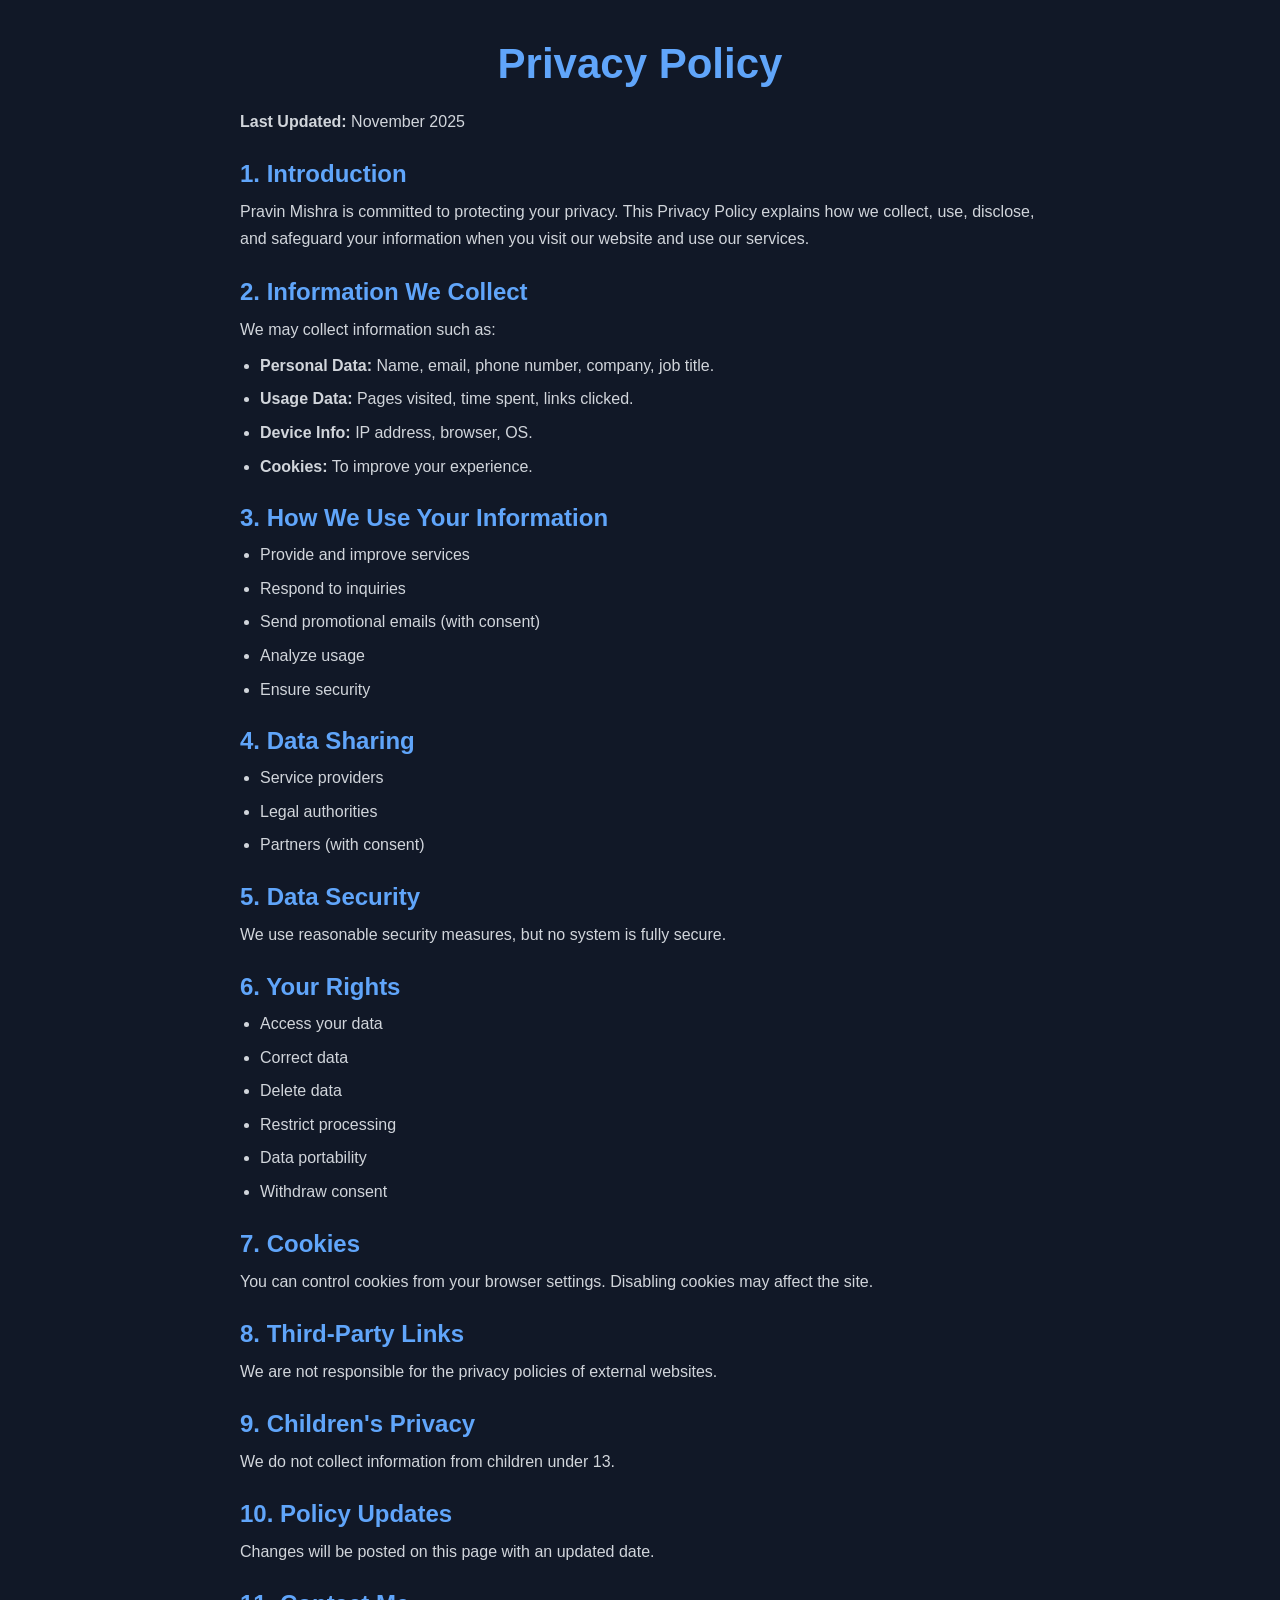
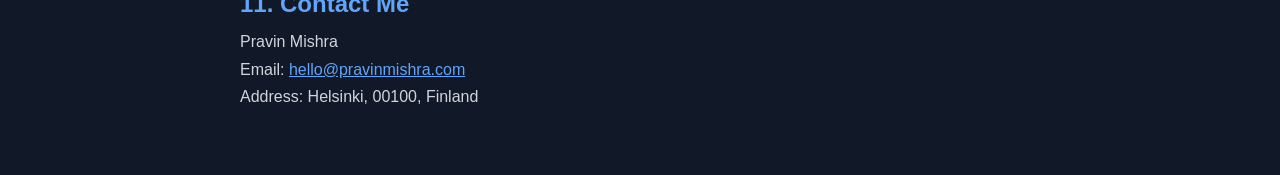
<file: week-04-sdlc/privacy.html>
<!DOCTYPE html>
<html lang="en">
<head>
  <meta charset="UTF-8" />
  <meta name="viewport" content="width=device-width, initial-scale=1.0" />
  <title>Privacy Policy - Pravin Mishra</title>

  <style>
    * {
      margin: 0;
      padding: 0;
      box-sizing: border-box;
      font-family: Arial, Helvetica, sans-serif;
    }

    body {
      background: #111827;
      color: #f3f4f6;
    }

    .container {
      min-height: 100vh;
      padding: 40px 20px;
    }

    .content {
      max-width: 800px;
      margin: auto;
      animation: fadeUp 1s ease;
    }

    h1 {
      text-align: center;
      font-size: 42px;
      color: #60a5fa;
      margin-bottom: 20px;
    }

    h2 {
      font-size: 24px;
      color: #60a5fa;
      margin-bottom: 10px;
    }

    p {
      color: #d1d5db;
      line-height: 1.7;
      margin-bottom: 10px;
    }

    section {
      margin-bottom: 25px;
    }

    ul {
      margin-left: 20px;
      color: #d1d5db;
    }

    li {
      margin-bottom: 8px;
      line-height: 1.6;
    }

    a {
      color: #60a5fa;
      text-decoration: underline;
    }

    a:hover {
      color: #93c5fd;
    }

    .updated {
      margin-bottom: 25px;
    }

    @keyframes fadeUp {
      from {
        opacity: 0;
        transform: translateY(25px);
      }
      to {
        opacity: 1;
        transform: translateY(0);
      }
    }

    @media (max-width: 600px) {
      h1 {
        font-size: 32px;
      }
    }
  </style>
</head>

<body>
  <div class="container">
    <div class="content">

      <h1>Privacy Policy</h1>

      <p class="updated"><strong>Last Updated:</strong> November 2025</p>

      <section>
        <h2>1. Introduction</h2>
        <p>
          Pravin Mishra is committed to protecting your privacy. This Privacy Policy explains how we collect, use, disclose, and safeguard your information when you visit our website and use our services.
        </p>
      </section>

      <section>
        <h2>2. Information We Collect</h2>
        <p>We may collect information such as:</p>
        <ul>
          <li><strong>Personal Data:</strong> Name, email, phone number, company, job title.</li>
          <li><strong>Usage Data:</strong> Pages visited, time spent, links clicked.</li>
          <li><strong>Device Info:</strong> IP address, browser, OS.</li>
          <li><strong>Cookies:</strong> To improve your experience.</li>
        </ul>
      </section>

      <section>
        <h2>3. How We Use Your Information</h2>
        <ul>
          <li>Provide and improve services</li>
          <li>Respond to inquiries</li>
          <li>Send promotional emails (with consent)</li>
          <li>Analyze usage</li>
          <li>Ensure security</li>
        </ul>
      </section>

      <section>
        <h2>4. Data Sharing</h2>
        <ul>
          <li>Service providers</li>
          <li>Legal authorities</li>
          <li>Partners (with consent)</li>
        </ul>
      </section>

      <section>
        <h2>5. Data Security</h2>
        <p>
          We use reasonable security measures, but no system is fully secure.
        </p>
      </section>

      <section>
        <h2>6. Your Rights</h2>
        <ul>
          <li>Access your data</li>
          <li>Correct data</li>
          <li>Delete data</li>
          <li>Restrict processing</li>
          <li>Data portability</li>
          <li>Withdraw consent</li>
        </ul>
      </section>

      <section>
        <h2>7. Cookies</h2>
        <p>
          You can control cookies from your browser settings. Disabling cookies may affect the site.
        </p>
      </section>

      <section>
        <h2>8. Third-Party Links</h2>
        <p>
          We are not responsible for the privacy policies of external websites.
        </p>
      </section>

      <section>
        <h2>9. Children's Privacy</h2>
        <p>
          We do not collect information from children under 13.
        </p>
      </section>

      <section>
        <h2>10. Policy Updates</h2>
        <p>
          Changes will be posted on this page with an updated date.
        </p>
      </section>

      <section>
        <h2>11. Contact Me</h2>
        <p>
          Pravin Mishra<br />
          Email: <a href="mailto:hello@pravinmishra.com">hello@pravinmishra.com</a><br />
          Address: Helsinki, 00100, Finland
        </p>
      </section>

    </div>
  </div>
</body>
</html>
</file>
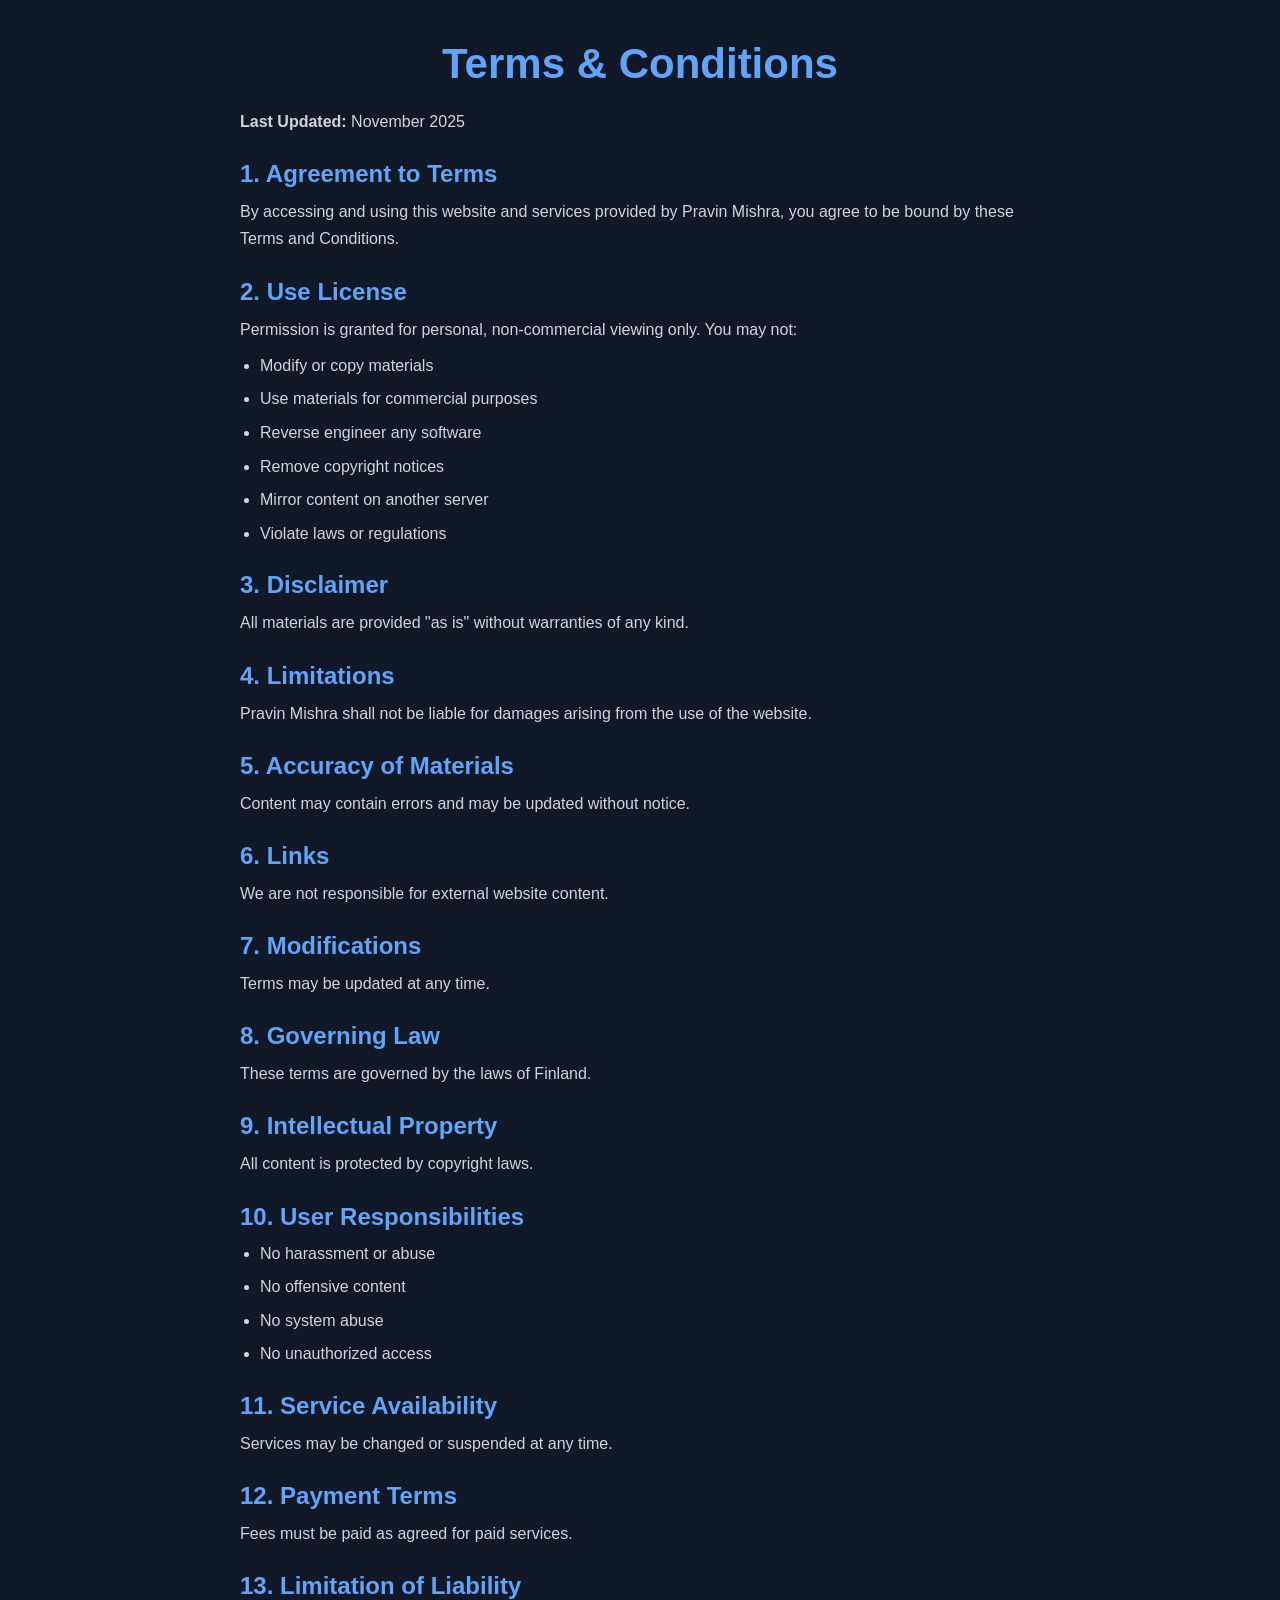
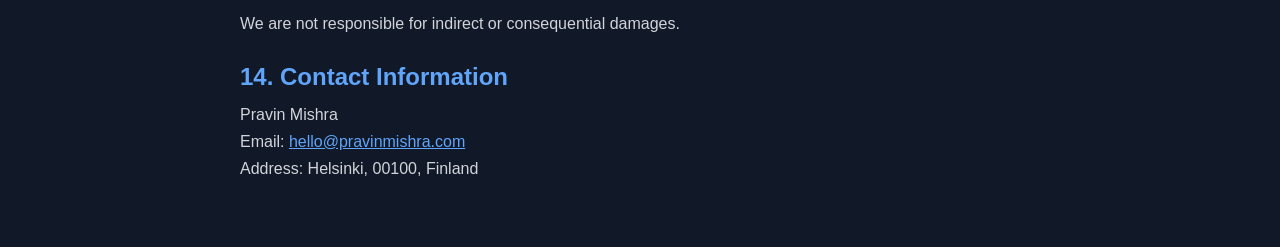
<file: week-04-sdlc/terms.html>
<!DOCTYPE html>
<html lang="en">
<head>
  <meta charset="UTF-8" />
  <meta name="viewport" content="width=device-width, initial-scale=1.0" />
  <title>Terms & Conditions - Pravin Mishra</title>

  <style>
    * {
      margin: 0;
      padding: 0;
      box-sizing: border-box;
      font-family: Arial, Helvetica, sans-serif;
    }

    body {
      background: #111827;
      color: #f3f4f6;
    }

    .container {
      min-height: 100vh;
      padding: 40px 20px;
    }

    .content {
      max-width: 800px;
      margin: auto;
      animation: fadeUp 1s ease;
    }

    h1 {
      text-align: center;
      font-size: 42px;
      color: #60a5fa;
      margin-bottom: 20px;
    }

    h2 {
      font-size: 24px;
      color: #60a5fa;
      margin-bottom: 10px;
    }

    p {
      color: #d1d5db;
      line-height: 1.7;
      margin-bottom: 10px;
    }

    section {
      margin-bottom: 25px;
    }

    ul {
      margin-left: 20px;
      color: #d1d5db;
    }

    li {
      margin-bottom: 8px;
      line-height: 1.6;
    }

    a {
      color: #60a5fa;
      text-decoration: underline;
    }

    a:hover {
      color: #93c5fd;
    }

    .updated {
      margin-bottom: 25px;
    }

    @keyframes fadeUp {
      from {
        opacity: 0;
        transform: translateY(25px);
      }
      to {
        opacity: 1;
        transform: translateY(0);
      }
    }

    @media (max-width: 600px) {
      h1 {
        font-size: 32px;
      }
    }
  </style>
</head>

<body>
  <div class="container">
    <div class="content">

      <h1>Terms & Conditions</h1>

      <p class="updated"><strong>Last Updated:</strong> November 2025</p>

      <section>
        <h2>1. Agreement to Terms</h2>
        <p>
          By accessing and using this website and services provided by Pravin Mishra, you agree to be bound by these Terms and Conditions.
        </p>
      </section>

      <section>
        <h2>2. Use License</h2>
        <p>Permission is granted for personal, non-commercial viewing only. You may not:</p>
        <ul>
          <li>Modify or copy materials</li>
          <li>Use materials for commercial purposes</li>
          <li>Reverse engineer any software</li>
          <li>Remove copyright notices</li>
          <li>Mirror content on another server</li>
          <li>Violate laws or regulations</li>
        </ul>
      </section>

      <section>
        <h2>3. Disclaimer</h2>
        <p>
          All materials are provided "as is" without warranties of any kind.
        </p>
      </section>

      <section>
        <h2>4. Limitations</h2>
        <p>
          Pravin Mishra shall not be liable for damages arising from the use of the website.
        </p>
      </section>

      <section>
        <h2>5. Accuracy of Materials</h2>
        <p>
          Content may contain errors and may be updated without notice.
        </p>
      </section>

      <section>
        <h2>6. Links</h2>
        <p>
          We are not responsible for external website content.
        </p>
      </section>

      <section>
        <h2>7. Modifications</h2>
        <p>
          Terms may be updated at any time.
        </p>
      </section>

      <section>
        <h2>8. Governing Law</h2>
        <p>
          These terms are governed by the laws of Finland.
        </p>
      </section>

      <section>
        <h2>9. Intellectual Property</h2>
        <p>
          All content is protected by copyright laws.
        </p>
      </section>

      <section>
        <h2>10. User Responsibilities</h2>
        <ul>
          <li>No harassment or abuse</li>
          <li>No offensive content</li>
          <li>No system abuse</li>
          <li>No unauthorized access</li>
        </ul>
      </section>

      <section>
        <h2>11. Service Availability</h2>
        <p>
          Services may be changed or suspended at any time.
        </p>
      </section>

      <section>
        <h2>12. Payment Terms</h2>
        <p>
          Fees must be paid as agreed for paid services.
        </p>
      </section>

      <section>
        <h2>13. Limitation of Liability</h2>
        <p>
          We are not responsible for indirect or consequential damages.
        </p>
      </section>

      <section>
        <h2>14. Contact Information</h2>
        <p>
          Pravin Mishra<br />
          Email: <a href="mailto:hello@pravinmishra.com">hello@pravinmishra.com</a><br />
          Address: Helsinki, 00100, Finland
        </p>
      </section>

    </div>
  </div>
</body>
</html>
</file>
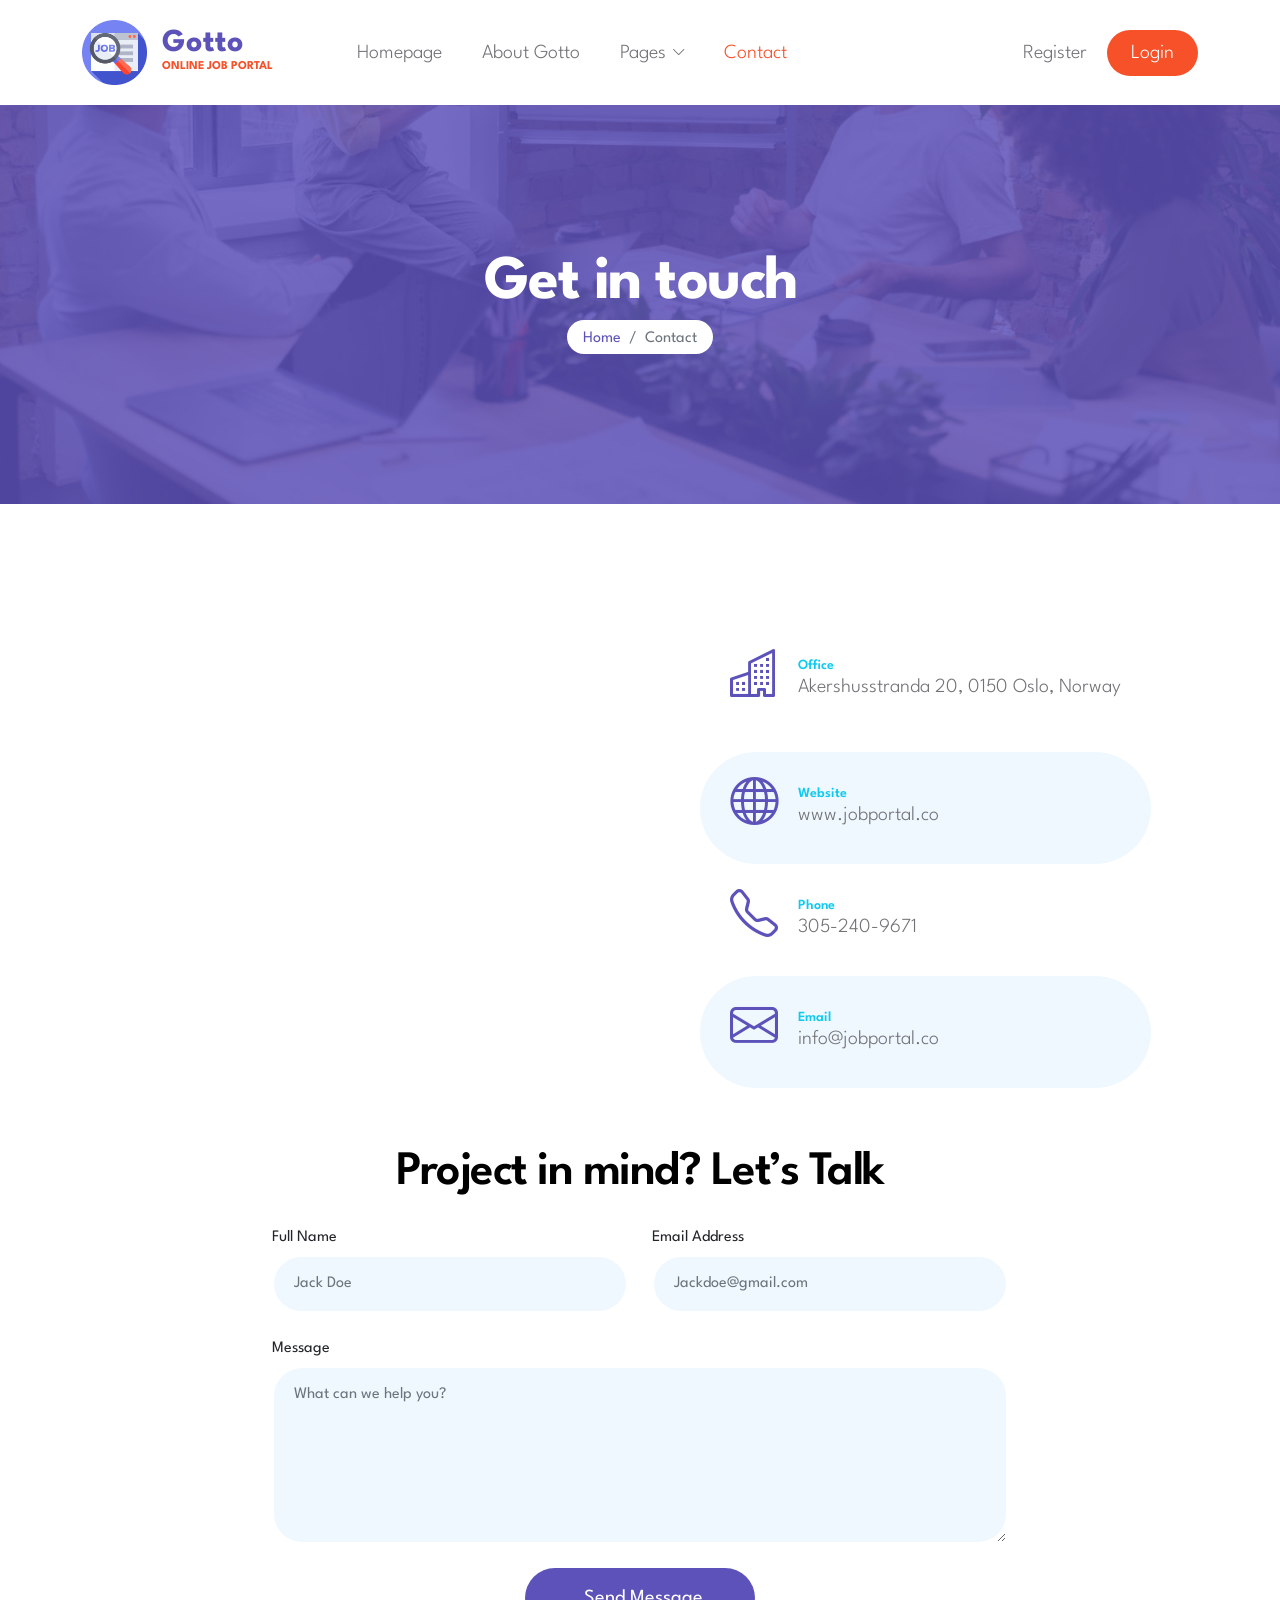
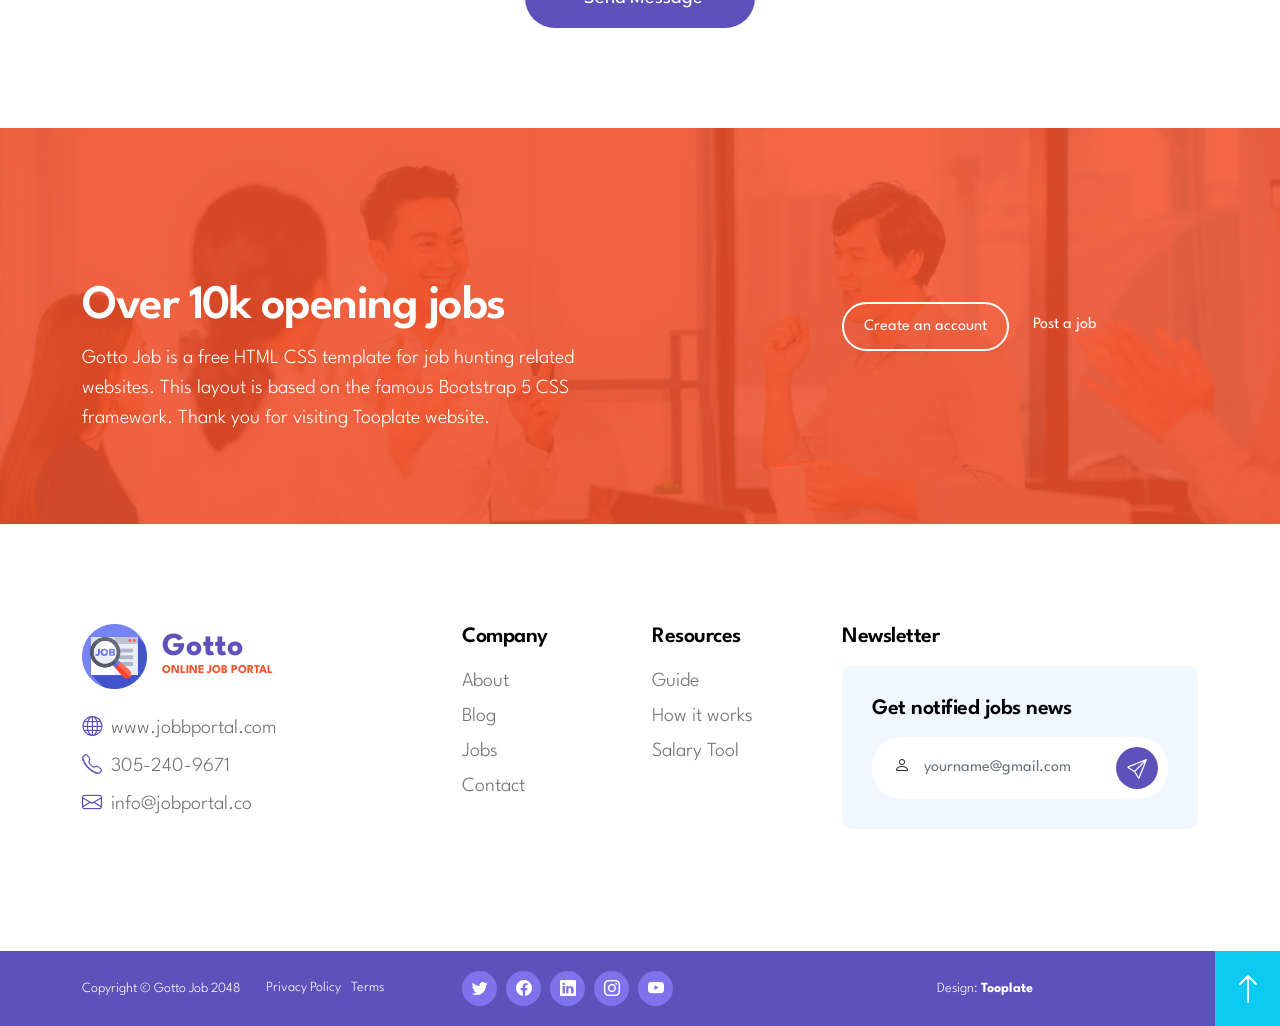
<file: week-04-sdlc/Goto-Job/contact.html>
<!doctype html>
<html lang="en">
    <head>
        <meta charset="utf-8">
        <meta name="viewport" content="width=device-width, initial-scale=1">

        <meta name="description" content="">
        <meta name="author" content="">

        <title>Gotto Job Contact</title>

        <!-- CSS FILES -->
        <link rel="preconnect" href="https://fonts.googleapis.com">
        
        <link rel="preconnect" href="https://fonts.gstatic.com" crossorigin>

        <link href="https://fonts.googleapis.com/css2?family=League+Spartan:wght@100;300;400;600;700&display=swap" rel="stylesheet">

        <link href="css/bootstrap.min.css" rel="stylesheet">

        <link href="css/bootstrap-icons.css" rel="stylesheet">

        <link href="css/owl.carousel.min.css" rel="stylesheet">

        <link href="css/owl.theme.default.min.css" rel="stylesheet">

        <link href="css/tooplate-gotto-job.css" rel="stylesheet">
        
<!--

Tooplate 2134 Gotto Job

https://www.tooplate.com/view/2134-gotto-job

Bootstrap 5 HTML CSS Template

-->
    </head>
    
    <body id="top">

        <nav class="navbar navbar-expand-lg">
            <div class="container">
                <a class="navbar-brand d-flex align-items-center" href="index.html">
                    <img src="images/logo.png" class="img-fluid logo-image">

                    <div class="d-flex flex-column">
                        <strong class="logo-text">Gotto</strong>
                        <small class="logo-slogan">Online Job Portal</small>
                    </div>
                </a>

                <button class="navbar-toggler" type="button" data-bs-toggle="collapse" data-bs-target="#navbarNav" aria-controls="navbarNav" aria-expanded="false" aria-label="Toggle navigation">
                    <span class="navbar-toggler-icon"></span>
                </button>

                <div class="collapse navbar-collapse" id="navbarNav">
                    <ul class="navbar-nav align-items-center ms-lg-5">
                        <li class="nav-item">
                            <a class="nav-link" href="index.html">Homepage</a>
                        </li>

                        <li class="nav-item">
                            <a class="nav-link" href="about.html">About Gotto</a>
                        </li>

                        <li class="nav-item dropdown">
                            <a class="nav-link dropdown-toggle" href="#" id="navbarLightDropdownMenuLink" role="button" data-bs-toggle="dropdown" aria-expanded="false">Pages</a>

                            <ul class="dropdown-menu dropdown-menu-light" aria-labelledby="navbarLightDropdownMenuLink">
                                <li><a class="dropdown-item" href="job-listings.html">Job Listings</a></li>

                                <li><a class="dropdown-item" href="job-details.html">Job Details</a></li>
                            </ul>
                        </li>

                        <li class="nav-item">
                            <a class="nav-link active" href="contact.html">Contact</a>
                        </li>

                        <li class="nav-item ms-lg-auto">
                            <a class="nav-link" href="#">Register</a>
                        </li>

                        <li class="nav-item">
                            <a class="nav-link custom-btn btn" href="#">Login</a>
                        </li>
                    </ul>
                </div>
            </div>
        </nav>

        <main>

            <header class="site-header">
                <div class="section-overlay"></div>

                <div class="container">
                    <div class="row">
                        
                        <div class="col-lg-12 col-12 text-center">
                            <h1 class="text-white">Get in touch</h1>

                            <nav aria-label="breadcrumb">
                                <ol class="breadcrumb justify-content-center">
                                    <li class="breadcrumb-item"><a href="index.html">Home</a></li>

                                    <li class="breadcrumb-item active" aria-current="page">Contact</li>
                                </ol>
                            </nav>
                        </div>

                    </div>
                </div>
            </header>


            <section class="contact-section section-padding">
                <div class="container">
                    <div class="row justify-content-center">

                        <div class="col-lg-6 col-12 mb-lg-5 mb-3">
                            <iframe class="google-map" src="https://www.google.com/maps/embed?pb=!1m18!1m12!1m3!1d4722.136219194832!2d10.772202738834757!3d59.917660271855105!2m3!1f0!2f0!3f0!3m2!1i1024!2i768!4f13.1!3m3!1m2!1s0x46416fa8eba7e84d%3A0xf4e943975503fa30!2sUrtehagen%20(herb%20garden)!5e1!3m2!1sen!2sth!4v1680951932259!5m2!1sen!2sth" width="100%" height="350" style="border:0;" allowfullscreen="" loading="lazy" referrerpolicy="no-referrer-when-downgrade"></iframe>
                        </div>

                        <div class="col-lg-5 col-12 mb-3 mx-auto">
                            <div class="contact-info-wrap">
                                <div class="contact-info d-flex align-items-center mb-3">
                                    <i class="custom-icon bi-building"></i>

                                    <p class="mb-0">
                                        <span class="contact-info-small-title">Office</span>

                                        Akershusstranda 20, 0150 Oslo, Norway
                                    </p>
                                </div>

                                <div class="contact-info d-flex align-items-center">
                                    <i class="custom-icon bi-globe"></i>

                                    <p class="mb-0">
                                        <span class="contact-info-small-title">Website</span>

                                        <a href="#" class="site-footer-link">
                                            www.jobportal.co
                                        </a>
                                    </p>
                                </div>

                                <div class="contact-info d-flex align-items-center">
                                    <i class="custom-icon bi-telephone"></i>

                                    <p class="mb-0">
                                        <span class="contact-info-small-title">Phone</span>

                                        <a href="tel: 305-240-9671" class="site-footer-link">
                                            305-240-9671
                                        </a>
                                    </p>
                                </div>

                                <div class="contact-info d-flex align-items-center">
                                    <i class="custom-icon bi-envelope"></i>

                                    <p class="mb-0">
                                        <span class="contact-info-small-title">Email</span>

                                        <a href="mailto:info@yourgmail.com" class="site-footer-link">
                                            info@jobportal.co
                                        </a>
                                    </p>
                                </div>
                            </div>
                        </div>

                        <div class="col-lg-8 col-12 mx-auto">
                            <form class="custom-form contact-form" action="#" method="post" role="form">
                                <h2 class="text-center mb-4">Project in mind? Let’s Talk</h2>

                                <div class="row">
                                    <div class="col-lg-6 col-md-6 col-12">
                                        <label for="first-name">Full Name</label>

                                        <input type="text" name="full-name" id="full-name" class="form-control" placeholder="Jack Doe" required>
                                    </div>

                                    <div class="col-lg-6 col-md-6 col-12">
                                        <label for="email">Email Address</label>

                                         <input type="email" name="email" id="email" pattern="[^ @]*@[^ @]*" class="form-control" placeholder="Jackdoe@gmail.com" required>
                                    </div>

                                    <div class="col-lg-12 col-12">
                                        <label for="message">Message</label>

                                        <textarea name="message" rows="6" class="form-control" id="message" placeholder="What can we help you?"></textarea>
                                    </div>

                                    <div class="col-lg-4 col-md-4 col-6 mx-auto">
                                        <button type="submit" class="form-control">Send Message</button>
                                    </div>
                                </div>
                            </form>
                        </div>

                    </div>
                </div>
            </section>

            <section class="cta-section">
                <div class="section-overlay"></div>

                <div class="container">
                    <div class="row">

                        <div class="col-lg-6 col-10">
                            <h2 class="text-white mb-2">Over 10k opening jobs</h2>

                            <p class="text-white">Gotto Job is a free HTML CSS template for job hunting related websites. This layout is based on the famous Bootstrap 5 CSS framework. Thank you for visiting Tooplate website.</p>
                        </div>

                        <div class="col-lg-4 col-12 ms-auto">
                            <div class="custom-border-btn-wrap d-flex align-items-center mt-lg-4 mt-2">
                                <a href="#" class="custom-btn custom-border-btn btn me-4">Create an account</a>

                                <a href="#" class="custom-link">Post a job</a>
                            </div>
                        </div>

                    </div>
                </div>
            </section>
        </main>

        <footer class="site-footer">
            <div class="container">
                <div class="row">

                    <div class="col-lg-4 col-md-6 col-12 mb-3">
                        <div class="d-flex align-items-center mb-4">
                            <img src="images/logo.png" class="img-fluid logo-image">

                            <div class="d-flex flex-column">
                                <strong class="logo-text">Gotto</strong>
                                <small class="logo-slogan">Online Job Portal</small>
                            </div>
                        </div>  

                        <p class="mb-2">
                            <i class="custom-icon bi-globe me-1"></i>

                            <a href="#" class="site-footer-link">
                                www.jobbportal.com
                            </a>
                        </p>

                        <p class="mb-2">
                            <i class="custom-icon bi-telephone me-1"></i>

                            <a href="tel: 305-240-9671" class="site-footer-link">
                                305-240-9671
                            </a>
                        </p>

                        <p>
                            <i class="custom-icon bi-envelope me-1"></i>

                            <a href="mailto:info@yourgmail.com" class="site-footer-link">
                                info@jobportal.co
                            </a>
                        </p>

                    </div>

                    <div class="col-lg-2 col-md-3 col-6 ms-lg-auto">
                        <h6 class="site-footer-title">Company</h6>

                        <ul class="footer-menu">
                            <li class="footer-menu-item"><a href="#" class="footer-menu-link">About</a></li>

                            <li class="footer-menu-item"><a href="#" class="footer-menu-link">Blog</a></li>

                            <li class="footer-menu-item"><a href="#" class="footer-menu-link">Jobs</a></li>

                            <li class="footer-menu-item"><a href="#" class="footer-menu-link">Contact</a></li>
                        </ul>
                    </div>

                    <div class="col-lg-2 col-md-3 col-6">
                        <h6 class="site-footer-title">Resources</h6>

                        <ul class="footer-menu">
                            <li class="footer-menu-item"><a href="#" class="footer-menu-link">Guide</a></li>

                            <li class="footer-menu-item"><a href="#" class="footer-menu-link">How it works</a></li>

                            <li class="footer-menu-item"><a href="#" class="footer-menu-link">Salary Tool</a></li>
                        </ul>
                    </div>

                    <div class="col-lg-4 col-md-8 col-12 mt-3 mt-lg-0">
                        <h6 class="site-footer-title">Newsletter</h6>

                        <form class="custom-form newsletter-form" action="#" method="post" role="form">
                            <h6 class="site-footer-title">Get notified jobs news</h6>

                            <div class="input-group">
                                <span class="input-group-text" id="basic-addon1"><i class="bi-person"></i></span>

                                <input type="text" name="newsletter-name" id="newsletter-name" class="form-control" placeholder="yourname@gmail.com" required>

                                <button type="submit" class="form-control">
                                    <i class="bi-send"></i>
                                </button>
                            </div>
                        </form>
                    </div>

                </div>
            </div>

            <div class="site-footer-bottom">
                <div class="container">
                    <div class="row">

                        <div class="col-lg-4 col-12 d-flex align-items-center">
                            <p class="copyright-text">Copyright © Gotto Job 2048</p>

                            <ul class="footer-menu d-flex">
                                <li class="footer-menu-item"><a href="#" class="footer-menu-link">Privacy Policy</a></li>

                                <li class="footer-menu-item"><a href="#" class="footer-menu-link">Terms</a></li>
                            </ul>
                        </div>

                        <div class="col-lg-5 col-12 mt-2 mt-lg-0">
                            <ul class="social-icon">
                                <li class="social-icon-item">
                                    <a href="#" class="social-icon-link bi-twitter"></a>
                                </li>

                                <li class="social-icon-item">
                                    <a href="#" class="social-icon-link bi-facebook"></a>
                                </li>

                                <li class="social-icon-item">
                                    <a href="#" class="social-icon-link bi-linkedin"></a>
                                </li>

                                <li class="social-icon-item">
                                    <a href="#" class="social-icon-link bi-instagram"></a>
                                </li>

                                <li class="social-icon-item">
                                    <a href="#" class="social-icon-link bi-youtube"></a>
                                </li>
                            </ul>
                        </div>

                        <div class="col-lg-3 col-12 mt-2 d-flex align-items-center mt-lg-0">
                            <p>Design: <a class="sponsored-link" rel="sponsored" href="https://www.tooplate.com" target="_blank">Tooplate</a></p>
                        </div>

                        <a class="back-top-icon bi-arrow-up smoothscroll d-flex justify-content-center align-items-center" href="#top"></a>

                    </div>
                </div>
            </div>
        </footer>

        <!-- JAVASCRIPT FILES -->
        <script src="js/jquery.min.js"></script>
        <script src="js/bootstrap.min.js"></script>
        <script src="js/owl.carousel.min.js"></script>
        <script src="js/counter.js"></script>
        <script src="js/custom.js"></script>

    </body>
</html>
</file>
<file: week-04-sdlc/Goto-Job/css/tooplate-gotto-job.css>
/*

Tooplate 2134 Gotto Job

https://www.tooplate.com/view/2134-gotto-job

*/

/*---------------------------------------
  CUSTOM PROPERTIES ( VARIABLES )             
-----------------------------------------*/
:root {
  --white-color:                  #ffffff;
  --primary-color:                #5d52ba;
  --secondary-color:              #0dcaf0;
  --section-bg-color:             #f0f8ff;
  --custom-btn-bg-color:          #f65129;
  --social-icon-link-bg-color:    #7f73eb;
  --dark-color:                   #000000;
  --p-color:                      #717275;
  --border-color:                 #e9eaeb;

  --body-font-family:             'League Spartan', sans-serif;

  --h1-font-size:                 62px;
  --h2-font-size:                 48px;
  --h3-font-size:                 36px;
  --h4-font-size:                 32px;
  --h5-font-size:                 24px;
  --h6-font-size:                 22px;
  --p-font-size:                  20px;
  --btn-font-size:                16px;
  --copyright-font-size:          14px;

  --border-radius-large:          100px;
  --border-radius-medium:         30px;
  --border-radius-small:          10px;

  --font-weight-thin:             100;
  --font-weight-light:            300;
  --font-weight-normal:           400;
  --font-weight-semibold:         600;
  --font-weight-bold:             700;
}

body {
  background-color: var(--white-color);
  font-family: var(--body-font-family); 
}


/*---------------------------------------
  TYPOGRAPHY               
-----------------------------------------*/
h1,
h2,
h3,
h4,
h5,
h6 {
  color: var(--dark-color);
  font-weight: var(--font-weight-semibold);
  letter-spacing: -0.5px;
}

h1,
h2 {
  letter-spacing: -1.5px;
}

h1 {
  font-size: var(--h1-font-size);
  line-height: normal;
  font-weight: var(--font-weight-bold);
}

h2 {
  font-size: var(--h2-font-size);
}

h3 {
  font-size: var(--h3-font-size);
}

h4 {
  font-size: var(--h4-font-size);
}

h5 {
  font-size: var(--h5-font-size);
}

h6 {
  font-size: var(--h6-font-size);
}

p {
  color: var(--p-color);
  font-size: var(--p-font-size);
  font-weight: var(--font-weight-light);
}

ul li {
  color: var(--p-color);
  font-size: var(--p-font-size);
  font-weight: var(--font-weight-light);
}

a, 
button {
  touch-action: manipulation;
  transition: all 0.3s;
}

a {
  color: var(--primary-color);
  text-decoration: none;
}

a:hover {
  color: var(--custom-btn-bg-color);
}

b,
strong {
  font-weight: var(--font-weight-bold);
}


/*---------------------------------------
  SECTION               
-----------------------------------------*/
.section-padding {
  padding-top: 100px;
  padding-bottom: 100px;
}

.section-bg {
  background: var(--section-bg-color);
}

.section-overlay {
  background: rgba(0, 0, 0, 0.85);
  background: var(--custom-btn-bg-color);
  opacity: 0.85;
  position: absolute;
  top: 0;
  left: 0;
  pointer-events: none;
  width: 100%;
  height: 100%;
}

.section-overlay + .container {
  position: relative;
}

.back-top-icon {
  background: var(--secondary-color);
  width: 65px;
  color: var(--white-color);
  font-size: var(--h4-font-size);
  position: absolute;
  top: 0;
  bottom: 0;
  right: 0;
  transition: all 0.5s;
}

.back-top-icon:hover {
  background: var(--custom-btn-bg-color);
  color: var(--white-color);
}

.custom-block {
  background: var(--primary-color);
  border-top: 20px solid var(--secondary-color);
  border-radius: var(--border-radius-medium);
  position: relative;
  overflow: hidden;
  padding: 30px 50px;
}

.custom-icon {
  color: var(--primary-color);
}

.instagram-block {
  position: relative;
  height: 100%;
}

.instagram-block-text {
  position: absolute;
  top: 50%;
  left: 50%;
  transform: translate(-50%, -50%);
}

nav[aria-label="breadcrumb"] {
  background: var(--white-color);
  border-radius: var(--border-radius-large);
  display: inline-block;
  padding: 7px 16px 3px 16px;
}

.breadcrumb {
  margin-bottom: 0;
}


/*---------------------------------------
  PAGINATION               
-----------------------------------------*/
.pagination {
  margin-top: 30px;
  margin-bottom: 0;
}

.page-link {
  border-color: var(--border-color);
  border-radius: var(--border-radius-large);
  color: var(--p-color);
  font-size: var(--copyright-font-size);
  padding: 0;
  width: 45px;
  height: 45px;
  line-height: 45px;
  text-align: center;
  margin-right: 10px;
  margin-left: 10px;
}

.page-item.active .page-link,
.page-link:hover {
  background: var(--secondary-color);
  border-color: transparent;
  color: var(--white-color);
}

.page-item:first-child .page-link,
.page-item:last-child .page-link {
  border: 0;
  border-radius: var(--border-radius-large);
}

.page-item:not(:first-child) .page-link {
  margin-left: 5px;
}


/*---------------------------------------
  CUSTOM FORM               
-----------------------------------------*/
.custom-form .input-group {
  background-color: var(--white-color);
  border-radius: var(--border-radius-medium);
  margin-bottom: 24px;
  position: relative;
  overflow: hidden;
  padding-left: 10px;
}

.input-group-text {
  background: transparent;
  border: 0;
  padding-right: 0;
}

.custom-form label {
  margin-bottom: 5px;
}

.custom-form .form-control {
  background-color: var(--white-color);
  border: 2px solid transparent;
  border-radius: var(--border-radius-medium);
  box-shadow: none;
  color: var(--p-color);
  padding-top: 12px;
  padding-bottom: 12px;
  outline: none;
}

.custom-form button[type="submit"] {
  background: var(--primary-color);
  border: none;
  color: var(--white-color);
  font-size: var(--p-font-size);
  font-weight: var(--font-weight-normal);
  transition: all 0.3s;
  margin-bottom: 24px;
}

.custom-form button[type="submit"]:hover,
.custom-form button[type="submit"]:focus {
  background: var(--secondary-color);
  border-color: transparent;
}


/*---------------------------------------
  CUSTOM TEXT BLOCK               
-----------------------------------------*/
.custom-text-block {
  background: var(--primary-color);
  padding: 80px 60px;
  height: 100%;
}

.counter-thumb {
  margin: 20px;
  margin-bottom: 0;
}

.counter-number,
.counter-text {
  color: var(--secondary-color);
  display: block;
}

.counter-number,
.counter-number-text {
  color: var(--dark-color);
  font-size: var(--h1-font-size);
  line-height: normal;
}

.custom-text-block .counter-number,
.custom-text-block .counter-number-text {
  color: var(--white-color);
}


/*---------------------------------------
  CUSTOM LINK               
-----------------------------------------*/
.custom-link {
  color: var(--p-color);
  position: relative;
  overflow: hidden;
  z-index: 1;
  display: inline-block;
  vertical-align: middle;
  transition: all .3s cubic-bezier(.645,.045,.355,1);
  padding-bottom: 2px;
}

.custom-link::after {
  content: "";
  width: 0;
  height: 2px;
  bottom: 0;
  position: absolute;
  left: auto;
  right: 0;
  z-index: -1;
  transition: width .6s cubic-bezier(.25,.8,.25,1) 0s;
  background: currentColor;
}

.custom-link:hover::after {
  width: 100%;
  left: 0;
  right: auto;
}

.custom-link:hover {
  color: var(--primary-color);
}

.custom-link:hover::after {
  background: var(--custom-btn-bg-color);
}


/*---------------------------------------
  CUSTOM BUTTON               
-----------------------------------------*/
.custom-btn {
  background: var(--custom-btn-bg-color);
  border: 2px solid transparent;
  border-radius: var(--border-radius-large);
  color: var(--white-color);
  font-size: var(--btn-font-size);
  font-weight: var(--font-weight-normal);
  line-height: normal;
  padding: 15px 20px;
}

.custom-btn:hover,
.navbar-expand-lg .navbar-nav .nav-link.custom-btn:hover {
  background: var(--secondary-color);
  color: var(--white-color);
}

.custom-border-btn-wrap .custom-border-btn {
  border-color: var(--white-color);
  color: var(--white-color);
}

.custom-border-btn-wrap .custom-border-btn:hover,
.cta-section .custom-border-btn:hover {
  background: var(--white-color);
  color: var(--custom-btn-bg-color);
}

.custom-border-btn-wrap .custom-link {
  color: var(--white-color);
}

.custom-border-btn-wrap .custom-link:hover::after {
  background: var(--white-color);
}

.custom-border-btn {
  background: transparent;
  border: 2px solid var(--border-color);
  color: var(--custom-btn-bg-color);
}

.custom-border-btn:hover {
  background: var(--custom-btn-bg-color);
  border-color: transparent;
  color: var(--white-color);
}

.navbar-expand-lg .navbar-nav .nav-link.custom-btn {
  padding: 12px 22px;
  color: var(--white-color);
}


/*---------------------------------------
  NAVIGATION              
-----------------------------------------*/
.navbar {
  background: var(--white-color);
  padding-top: 15px;
  padding-bottom: 15px;
}

.navbar-brand {
  font-size: var(--h4-font-size);
  font-weight: var(--font-weight-bold);
}

.logo-image {
  display: block;
  width: 65px;
  margin-right: 15px;
}

.logo-text {
  color: var(--primary-color);
  font-size: var(--h4-font-size);
  display: block;
  line-height: normal;
}

.logo-slogan {
  color: var(--custom-btn-bg-color);
  font-size: 12px;
  font-weight: var(--font-weight-bold);
  text-transform: uppercase;
}

.navbar-brand,
.navbar-brand:hover {
  color: var(--primary-color);
}

.navbar-expand-lg .navbar-nav .nav-link {
  margin-right: 0;
  margin-left: 0;
  padding: 20px;
}

.navbar-expand-lg .navbar-nav {
  width: 100%;
}

.navbar-nav .nav-link {
  display: inline-block;
  color: var(--p-bg-color);
  font-size: var(--menu-font-size);
  font-weight: var(--font-weight-medium);
  position: relative;
  padding-top: 15px;
  padding-bottom: 15px;
}

.navbar-nav .nav-link.active,
.navbar-nav .nav-link:hover {
  color: var(--custom-btn-bg-color);
}

.dropdown-menu {
  background: var(--white-color);
  box-shadow: 0 1rem 3rem rgba(0,0,0,.175);
  border: 0;
  padding: 0;
  margin-top: 20px;
}

.dropdown-item {
  display: inline-block;
  color: var(--p-bg-color);
  font-size: var(--menu-font-size);
  font-weight: var(--font-weight-medium);
  border-bottom: 1px solid var(--border-color);
  position: relative;
  padding-top: 10px;
  padding-bottom: 10px;
}

.dropdown-menu li:last-child .dropdown-item {
  border-bottom: 0;
}

.dropdown-item.active, 
.dropdown-item:active,
.dropdown-item:focus, 
.dropdown-item:hover {
  background: transparent;
  color: var(--custom-btn-bg-color);
}

.dropdown-toggle::after {
  content: "\f282";
  display: inline-block;
  font-family: bootstrap-icons !important;
  font-size: var(--copyright-font-size);
  font-style: normal;
  font-weight: normal !important;
  font-variant: normal;
  text-transform: none;
  line-height: 1;
  vertical-align: -.125em;
  -webkit-font-smoothing: antialiased;
  -moz-osx-font-smoothing: grayscale;
  position: relative;
  left: 2px;
  border: 0;
}

@media screen and (min-width: 992px) {
  .dropdown:hover .dropdown-menu {
    display: block;
    margin-top: 0;
  }
}

.navbar-toggler {
  border: 0;
  padding: 0;
  cursor: pointer;
  margin: 0;
  width: 30px;
  height: 35px;
  outline: none;
}

.navbar-toggler:focus {
  outline: none;
  box-shadow: none;
}

.navbar-toggler[aria-expanded="true"] .navbar-toggler-icon {
  background: transparent;
}

.navbar-toggler[aria-expanded="true"] .navbar-toggler-icon:before,
.navbar-toggler[aria-expanded="true"] .navbar-toggler-icon:after {
  transition: top 300ms 50ms ease, -webkit-transform 300ms 350ms ease;
  transition: top 300ms 50ms ease, transform 300ms 350ms ease;
  transition: top 300ms 50ms ease, transform 300ms 350ms ease, -webkit-transform 300ms 350ms ease;
  top: 0;
}

.navbar-toggler[aria-expanded="true"] .navbar-toggler-icon:before {
  transform: rotate(45deg);
}

.navbar-toggler[aria-expanded="true"] .navbar-toggler-icon:after {
  transform: rotate(-45deg);
}

.navbar-toggler .navbar-toggler-icon {
  background: var(--dark-color);
  transition: background 10ms 300ms ease;
  display: block;
  width: 30px;
  height: 2px;
  position: relative;
}

.navbar-toggler .navbar-toggler-icon:before,
.navbar-toggler .navbar-toggler-icon:after {
  transition: top 300ms 350ms ease, -webkit-transform 300ms 50ms ease;
  transition: top 300ms 350ms ease, transform 300ms 50ms ease;
  transition: top 300ms 350ms ease, transform 300ms 50ms ease, -webkit-transform 300ms 50ms ease;
  position: absolute;
  right: 0;
  left: 0;
  background: var(--dark-color);
  width: 30px;
  height: 2px;
  content: '';
}

.navbar-toggler .navbar-toggler-icon::before {
  top: -8px;
}

.navbar-toggler .navbar-toggler-icon::after {
  top: 8px;
}


/*---------------------------------------
  SITE HEADER              
-----------------------------------------*/
.site-header {
  background-image: url('../images/site-header/close-up-young-business-team-working.jpg');
  background-repeat: no-repeat;
  background-position: bottom;
  background-size: cover;
  position: relative;
  padding-top: 150px;
  padding-bottom: 150px;
}

.site-header .section-overlay {
  background: var(--primary-color);
}


/*---------------------------------------
  HERO              
-----------------------------------------*/
.hero-section {
  background-image: url('../images/close-up-young-business-team-working.jpg');
  background-repeat: no-repeat;
  background-size: cover;
  background-position: top;
  position: relative;
  padding-top: 150px;
  padding-bottom: 150px;
}

.hero-section .section-overlay {
  background: var(--primary-color);
}

.hero-section .custom-border-btn {
  border-color: var(--secondary-color);
  color: var(--secondary-color);
}

.hero-section .custom-border-btn:hover {
  background: var(--secondary-color);
  color: var(--white-color);
}

.hero-form {
  background: var(--social-icon-link-bg-color);
  border-radius: var(--border-radius-small);
  padding: 40px;
}

.hero-form .form-control {
  padding-bottom: 10px;
}

.hero-form button[type="submit"] {
  padding-top: 10px;
  padding-bottom: 8px;
}

.hero-form .input-group-text i {
  position: relative;
  top: 2px;
}

.hero-section .badge {
  background: transparent;
  color: var(--white-color);
}

.hero-section .badge:hover {
  background: var(--white-color);
  color: var(--primary-color);
}

.badge {
  background: var(--section-bg-color);
  border: 1px solid var(--white-color);
  border-radius: var(--border-radius-medium);
  color: var(--primary-color);
  font-weight: var(--font-weight-normal);
  line-height: normal;
  margin-right: 5px;
  margin-left: 5px;
  padding: 8px 12px;
  padding-bottom: 6px;
}

.badge-level {
  background: var(--primary-color);
  color: var(--white-color);
}

.badge:hover {
  background: var(--custom-btn-bg-color);
  color: var(--white-color);
}


/*---------------------------------------
  ABOUT              
-----------------------------------------*/
.about-page .about-section {
  padding-top: 100px;
  padding-bottom: 0;
}

.about-section .custom-text-block {
  background: var(--secondary-color);
}

.about-image-wrap,
.video-thumb {
  position: relative;
  overflow: hidden;
  height: 100%;
}

.about-info {
  background: var(--primary-color);
  border-radius: var(--border-radius-medium);
  border-top: 30px solid var(--secondary-color);
  position: absolute;
  bottom: 0;
  right: 0;
  margin: 20px;
  padding: 20px;
}

.about-info-text h4 {
  font-weight: var(--font-weight-normal);
}

.about-image-border-radius {
  border-radius: var(--border-radius-medium);
}

.about-image {
  display: block;
  object-fit: cover;
  height: 100%;
}

.custom-border-radius-start {
  border-radius: var(--border-radius-medium) 0 0 var(--border-radius-medium);
}

.custom-border-radius-end {
  border-radius: 0 var(--border-radius-medium) var(--border-radius-medium) 0;
}

.video-info {
  position: absolute;
  top: 50%;
  left: 50%;
  transform: translate(-50%, -50%);
}

.youtube-icon {
  background: var(--custom-btn-bg-color);
  font-size: var(--h2-font-size);
  color: var(--white-color);
  border-radius: var(--border-radius-large);
  width: 90px;
  height: 90px;
  line-height: 110px;
  text-align: center;
  display: block;
  animation: pulse-animation 2s infinite;
  transition: all 0.5s;
}

.youtube-icon:hover {
  color: var(--white-color);
}

@keyframes pulse-animation {
  0% {
    box-shadow: 0 0 0 0px rgba(0, 0, 0, 0.2);
  }
  100% {
    box-shadow: 0 0 0 20px rgba(0, 0, 0, 0);
  }
}


/*---------------------------------------
  SERVICES              
-----------------------------------------*/
.services-block {
  border-top: 25px solid transparent;
  border-radius: var(--border-radius-medium);
  text-align: center;
  position: relative;
  overflow: hidden;
  transition: all 0.5s;
  padding: 40px;
}

.services-block:hover,
.services-section .services-block-wrap:nth-of-type(odd) .services-block {
  background: var(--section-bg-color);
  border-top-color: var(--secondary-color);
}

.services-block-icon {
  background: var(--white-color);
  box-shadow: 0 1rem 3rem rgba(0,0,0,.175);
  border-radius: var(--border-radius-large);
  display: block;
  color: var(--secondary-color);
  font-size: var(--h2-font-size);
  line-height: normal;
  width: 120px;
  height: 120px;
  line-height: 135px;
  margin: auto;
  margin-bottom: 24px;
  text-align: center;
  position: relative;
  transition: all 0.5s;
}

.services-block-body p {
  margin-bottom: 0;
}


/*---------------------------------------
  CATEGORIES              
-----------------------------------------*/
.categories-block {
  background: var(--primary-color);
  border-radius: var(--border-radius-large);
  border: 8px solid var(--social-icon-link-bg-color);
  width: 150px;
  height: 150px;
  margin: auto;
  margin-bottom: 24px;
  text-align: center;
  position: relative;
  transition: all 0.5s;
}

.categories-block:hover {
  border-color: var(--white-color);
  box-shadow: 0 1rem 3rem rgba(0,0,0,.175);
}

.categories-icon {
  color: var(--white-color);
  font-size: var(--h4-font-size);
  line-height: normal;
  margin-bottom: 5px;
}

.categories-block-title {
  color: var(--white-color);
  font-size: var(--copyright-font-size);
}

.categories-block-number {
  background: var(--secondary-color);
  border-radius: var(--border-radius-large);
  position: absolute;
  top: 0;
  right: 0;
  width: 40px;
  height: 40px;
  text-align: center;
}

.categories-block-number-text {
  color: var(--white-color);
  display: block;
  height: 45%;
  position: relative;
  left: 2px;
}


/*---------------------------------------
  REVIEWS              
-----------------------------------------*/
.reviews-section {
  background: var(--section-bg-color);
}

.reviews-carousel .owl-item img,
.avatar-image {
  border: 5px solid var(--section-bg-color);
  border-radius: var(--border-radius-large);
  width: 65px;
  height: 65px;
  object-fit: cover;
}

.reviews-carousel .owl-dots .owl-dot span {
  background: var(--white-color);
  border: 5px solid transparent;
  padding: 5px;
  transition: all 0.5s;
}

.reviews-carousel .owl-dots .owl-dot.active span, 
.reviews-carousel .owl-dots .owl-dot:hover span {
  background: var(--white-color);
  border-color: var(--custom-btn-bg-color);
}

.reviews-thumb {
  background: var(--white-color);
  border-radius: var(--border-radius-medium);
  position: relative;
  overflow: hidden;
  margin-bottom: 24px;
}

.reviews-body {
  position: relative;
  padding: 30px 40px 30px 70px;
}

.reviews-info {
  position: relative;
  padding: 40px 40px 20px 40px;
}

.reviews-title {
  color: var(--p-color);
}

.reviews-info strong,
.reviews-info small {
  display: block;
}

.reviews-info strong {
  color: var(--dark-color);
  line-height: normal;
}

.bi-star-fill {
  color: var(--custom-btn-bg-color);
}

.reviews-bottom small {
  font-size: var(--btn-font-size);
  font-weight: var(--font-weight-normal);
}

.quote-icon {
  position: absolute;
  top: 0;
  left: 30px;
  opacity: 0.05;
}


/*---------------------------------------
  JOB              
-----------------------------------------*/
.recent-jobs-bottom .custom-btn {
  font-size: var(--h5-font-size);
  padding: 25px 50px;
}

.job-listings-page .hero-form .badge:hover {
  background: var(--primary-color);
}

.job-thumb {
  border-radius: var(--border-radius-small);
  margin-bottom: 25px;
  padding: 25px;
  transition: all 0.5s ease;
}

.job-thumb:hover,
.job-thumb:nth-of-type(even) {
  background: var(--white-color);
  box-shadow: 0 1rem 3rem rgba(0,0,0,.175);
}

.job-title-link {
  color: var(--dark-color);
}

.job-thumb p {
  font-size: 18px;
}

.job-thumb .badge {
  border: 0;
}

.job-thumb-box {
  border: 1px solid var(--border-color);
  position: relative;
  overflow: hidden;
  max-width: 400px;
  margin-bottom: 48px;
  padding: 0;
}

.job-thumb-box .job-body {
  padding: 25px;
}

.job-thumb-box .job-body .job-image-wrap {
  width: 50px;
  min-width: 50px;
  height: 50px;
}

.job-thumb-box .job-body .job-image {
  padding: 10px;
}

.job-thumb-box .job-location, 
.job-thumb-box .job-date {
  min-width: inherit;
}

.job-thumb-box .job-date {
  margin-right: 0;
}

.job-image-box-wrap {
  position: relative;
}

.job-image-box-wrap .job-image {
  padding: 0;
}

.job-image-box-wrap .badge-level {
  border-color: transparent;
}

.job-image-box-wrap .badge-level:hover,
.job-image-box-wrap .badge:hover {
  background: var(--custom-btn-bg-color);
  border-color: transparent;
}

.job-image-box-wrap-info {
  position: absolute;
  bottom: 0;
  right: 0;
  left: 0;
  margin: 20px 25px;
}

.job-image-wrap {
  border-radius: var(--border-radius-large);
  width: 80px;
  min-width: 80px;
  height: 80px;
}

.job-image {
  display: block;
  margin: auto;
  padding: 20px;
}

.job-body {
  flex: auto;
}

.job-location {
  min-width: 175px;
}

.job-location,
.job-date {
  margin-right: 20px;
}

.job-date {
  min-width: 155px;
}

.job-price {
  min-width: 120px;
  margin-right: 10px;
  margin-left: 10px;
}

.job-thumb-detail,
.job-thumb-detail:hover {
  background: transparent;
  box-shadow: none;
  margin: 0;
  padding: 0;
}

.job-thumb-detail-box {
  padding: 40px;
}

.job-detail-share {
  margin-left: auto;
}

.dropdown-sorting .dropdown-menu {
  border-radius: var(--border-radius-small);
  border-top: 0;
  padding-top: 8px;
  padding-bottom: 8px;
}

.dropdown-sorting .dropdown-item {
  font-size: var(--copyright-font-size);
  border-bottom: 0;
  padding-top: 0;
  padding-bottom: 0;
}

#dropdownSortingButton {
  background: transparent;
  color: var(--dark-color);
  border: 0;
  padding: 0;
}

.sorting-icon {
  color: var(--p-color);
}

.sorting-icon.active {
  color: var(--primary-color);
}

.job-section-btn-wrap {
  margin-left: auto;
}


/*---------------------------------------
  CTA               
-----------------------------------------*/
.cta-section {
  background-image: url('../images/millennial-group-young-businesspeople.jpg');
  background-repeat: no-repeat;
  background-position: top;
  background-size: cover;
  position: relative;
  padding-top: 150px;
  padding-bottom: 75px;
}


/*---------------------------------------
  CONTACT               
-----------------------------------------*/
.contact-info-wrap {
  padding-top: 20px;
  padding-bottom: 20px;
}

.contact-info {
  padding: 20px 30px;
}

.contact-info:nth-of-type(even) {
  background-color: var(--section-bg-color);
  border-radius: var(--border-radius-large);
}

.contact-info .custom-icon {
  font-size: var(--h2-font-size);
  margin-right: 20px;
}

.contact-info-small-title {
  color: var(--secondary-color);
  display: block;
  font-size: var(--copyright-font-size);
  font-weight: var(--font-weight-semibold);
  line-height: normal;
}

.contact-form {
  margin-top: 20px;
}

.contact-form .form-control {
  background-color: var(--section-bg-color);
  margin-bottom: 24px;
  padding-top: 15px;
  padding-bottom: 15px;
  padding-left: 20px;
}

.contact-form .form-control:hover {
  background-color: var(--white-color);
  border-color: var(--primary-color);
}

.contact-form button[type="submit"] {
  margin-bottom: 0;
}

.google-map {
  display: block;
  border-radius: var(--border-radius-medium);
  filter: grayscale(100%);
}


/*---------------------------------------
  NEWSLETTER FORM              
-----------------------------------------*/
.newsletter-form {
  background: var(--section-bg-color);
  border-radius: var(--border-radius-small);
  padding: 30px;
}

.newsletter-form .input-group {
  margin-bottom: 0;
  padding: 10px;
}

.newsletter-form .form-control {
  margin-right: 42px;
  padding-top: 7px;
  padding-bottom: 7px;
}

.newsletter-form button[type="submit"] {
  display: flex;
  justify-content: center;
  align-content: center;
  position: absolute;
  top: 0;
  right: 0;
  margin: 10px;
  padding-top: 10px;
  padding-bottom: 8px;
  width: 42px;
  height: 42px;
}

.newsletter-form button[type="submit"] i {
  height: 100%;
}

.newsletter-form .input-group>:not(:first-child):not(.dropdown-menu):not(.valid-tooltip):not(.valid-feedback):not(.invalid-tooltip):not(.invalid-feedback) {
  margin-left: 0;
  border-radius: var(--border-radius-large);
}


/*---------------------------------------
  SITE FOOTER              
-----------------------------------------*/
.site-footer {
  padding-top: 100px;
  padding-bottom: 0;
}

.site-footer-link {
  color: var(--p-color);
}

.site-footer-bottom {
  background: var(--primary-color);
  margin-top: 100px;
  padding-top: 20px;
  padding-bottom: 20px;
  position: relative;
}

.site-footer-bottom .footer-menu-link {
  color: var(--white-color);
  font-size: var(--copyright-font-size);
  margin-right: 5px;
  margin-left: 5px;
}

.site-footer-title {
  margin-bottom: 15px;
}

.site-footer-bottom p,
.copyright-text {
  color: var(--white-color);
  font-size: var(--copyright-font-size);
  margin-bottom: 0;
}

.copyright-text {
  margin-right: 20px;
}

.sponsored-link {
  color: var(--white-color);
  font-weight: var(--font-weight-bold);
}

.footer-menu {
  justify-content: end;
  margin: 0;
  padding: 0;
}

.footer-menu-item {
  list-style: none;
  display: block;
}

.footer-menu-link {
  color: var(--p-color);
  display: inline-block;
  vertical-align: middle;
  margin-right: 10px;
  margin-bottom: 5px;
}


/*---------------------------------------
  SOCIAL ICON               
-----------------------------------------*/
.social-icon {
  margin: 0;
  padding: 0;
}

.social-icon-item {
  list-style: none;
  display: inline-block;
  vertical-align: top;
}

.social-icon-link {
  background: var(--social-icon-link-bg-color);
  border-radius: var(--border-radius-large);
  color: var(--white-color);
  font-size: var(--btn-font-size);
  display: block;
  margin-right: 5px;
  text-align: center;
  width: 35px;
  height: 35px;
  line-height: 40px;
  transition: all 0.5s;
}

.social-icon-link:hover {
  background: var(--secondary-color);
  color: var(--white-color);
  transform: scale(1.15);
}


/*---------------------------------------
  RESPONSIVE STYLES               
-----------------------------------------*/
@media screen and (min-width: 1025px) {
  .job-featured-section .job-thumb {
    max-width: 1120px;
    margin-right: auto;
    margin-left: auto;
  }
}

@media screen and (min-width: 991px) {
  .google-map {
    height: 100%;
  }
}

@media screen and (max-width: 991px) {
  h1 {
    font-size: 48px;
  }

  h2 {
    font-size: 36px;
  }

  h3 {
    font-size: 32px;
  }

  h4 {
    font-size: 28px;
  }

  h5 {
    font-size: 20px;
  }

  h6 {
    font-size: 18px;
  }

  .section-padding,
  .cta-section {
    padding-top: 50px;
    padding-bottom: 50px;
  }

  .about-page .about-section {
    padding-top: 50px;
  }

  .custom-btn {
    padding: 12px 20px;
  }

  .navbar-collapse {
    padding-bottom: 20px;
  }

  .navbar-expand-lg .navbar-nav .nav-link {
    padding: 10px;
  }

  .navbar-expand-lg .navbar-nav .nav-link.custom-btn {
    margin-top: 10px;
  }

  .page-link {
    font-size: 12px;
    width: 40px;
    height: 40px;
    line-height: 40px;
    margin-right: 5px;
    margin-left: 5px;
  }

  .custom-text-block {
    padding: 50px 30px;
  }

  .hero-section {
    padding-top: 100px;
    padding-bottom: 100px;
  }

  .badge {
    margin-top: 5px;
  }

  .counter-number, 
  .counter-number-text {
    font-size: var(--h2-font-size);
  }

  .custom-border-radius-start {
    border-radius: var(--border-radius-medium) var(--border-radius-medium) 0 0;
  }

  .custom-border-radius-end {
    border-radius: 0 0 var(--border-radius-medium) var(--border-radius-medium);
  }

  .job-body p {
    font-size: var(--btn-font-size);
  }

  .job-location {
    min-width: 140px;
  }

  .job-price {
    min-width: inherit;
    margin-top: 5px;
    margin-left: 0;
  }

  .hero-form button[type="submit"] {
    margin-bottom: 0;
  }

  .site-footer {
    padding-top: 50px;
  }

  .site-footer-bottom {
    margin-top: 50px;
  }
}

@media screen and (max-width: 480px) {
  h1 {
    font-size: 40px;
  }

  h2 {
    font-size: 28px;
  }

  h3 {
    font-size: 26px;
  }

  h4 {
    font-size: 22px;
  }

  h5 {
    font-size: 20px;
  }

  .badge {
    margin: 10px 10px 5px 0;
  }

  .page-link {
    width: 35px;
    height: 35px;
    line-height: 35px;
  }

  .counter-thumb {
    margin: 10px;
  }

  .counter-number, 
  .counter-number-text {
    font-size: var(--h3-font-size);
  }

  .job-date {
    margin-top: 5px;
  }

  .job-detail-share {
    margin: 20px auto 0 auto;
  }
}
</file>
